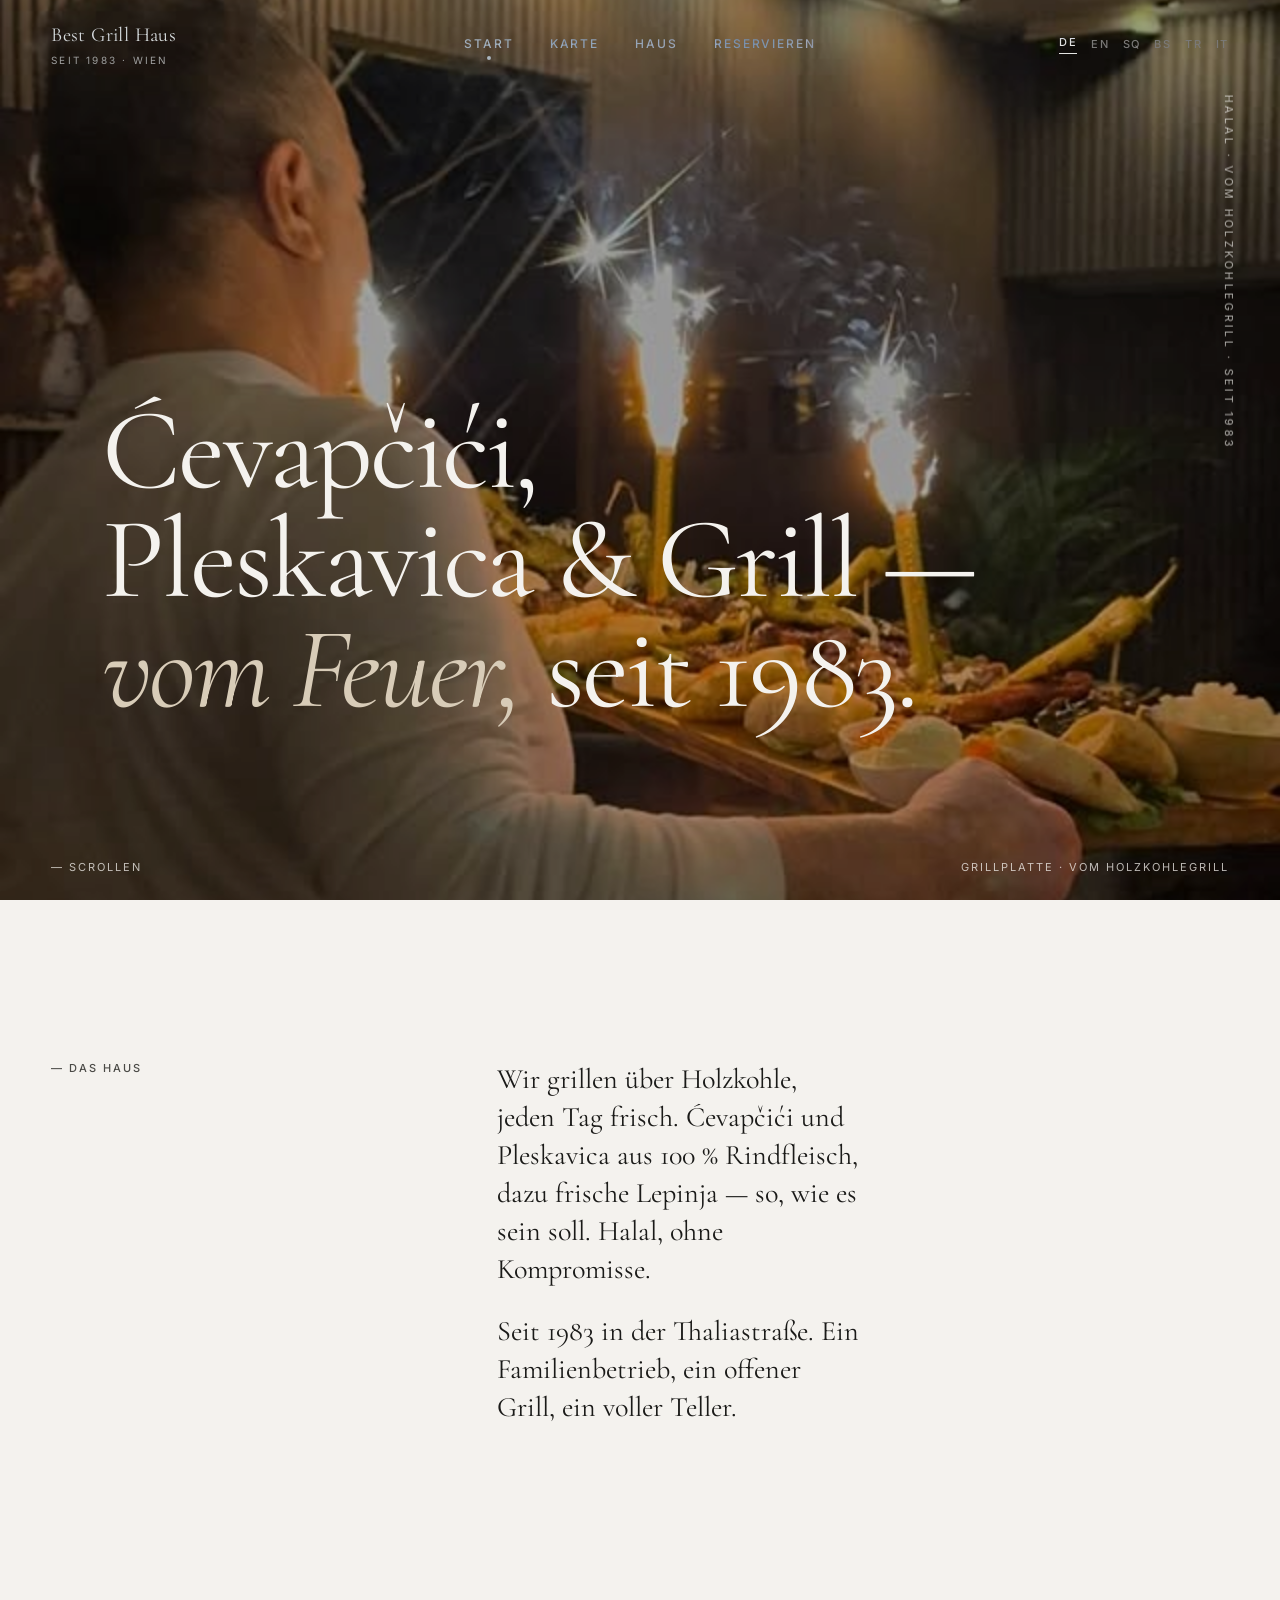
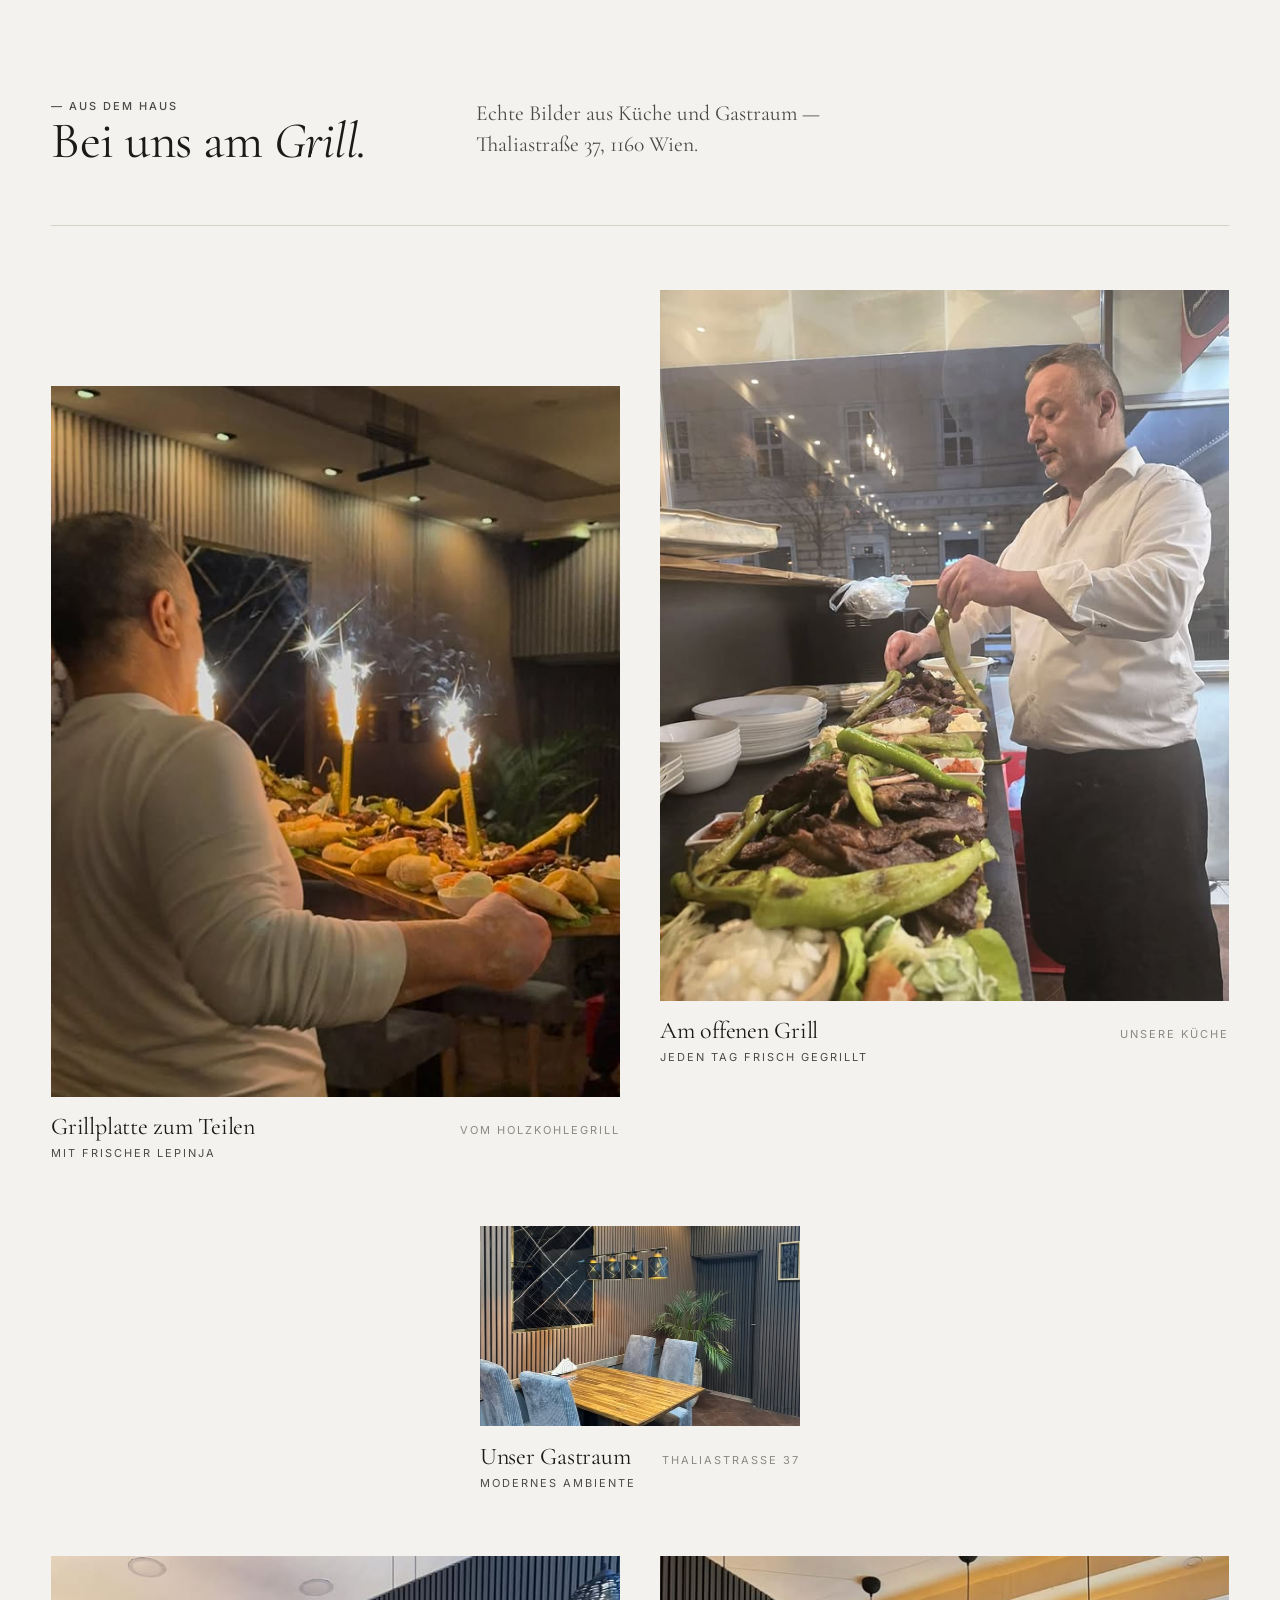
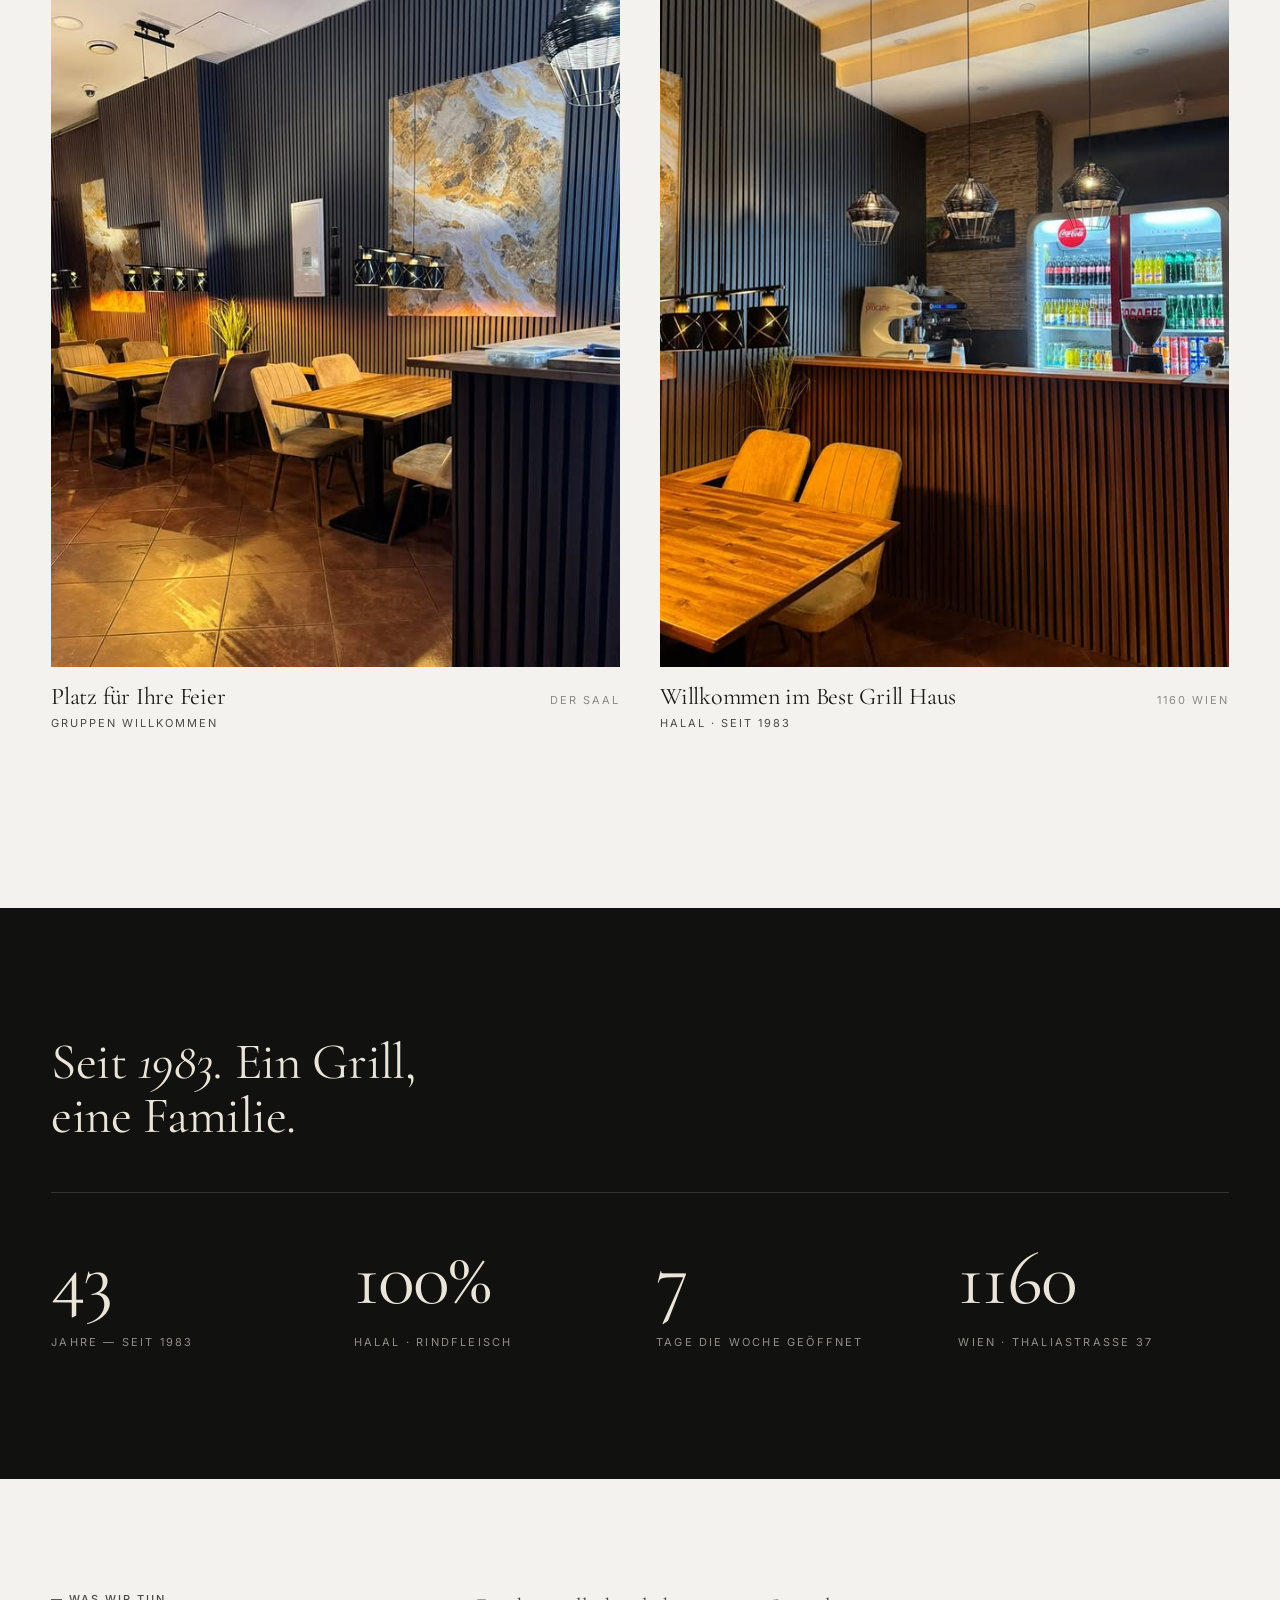
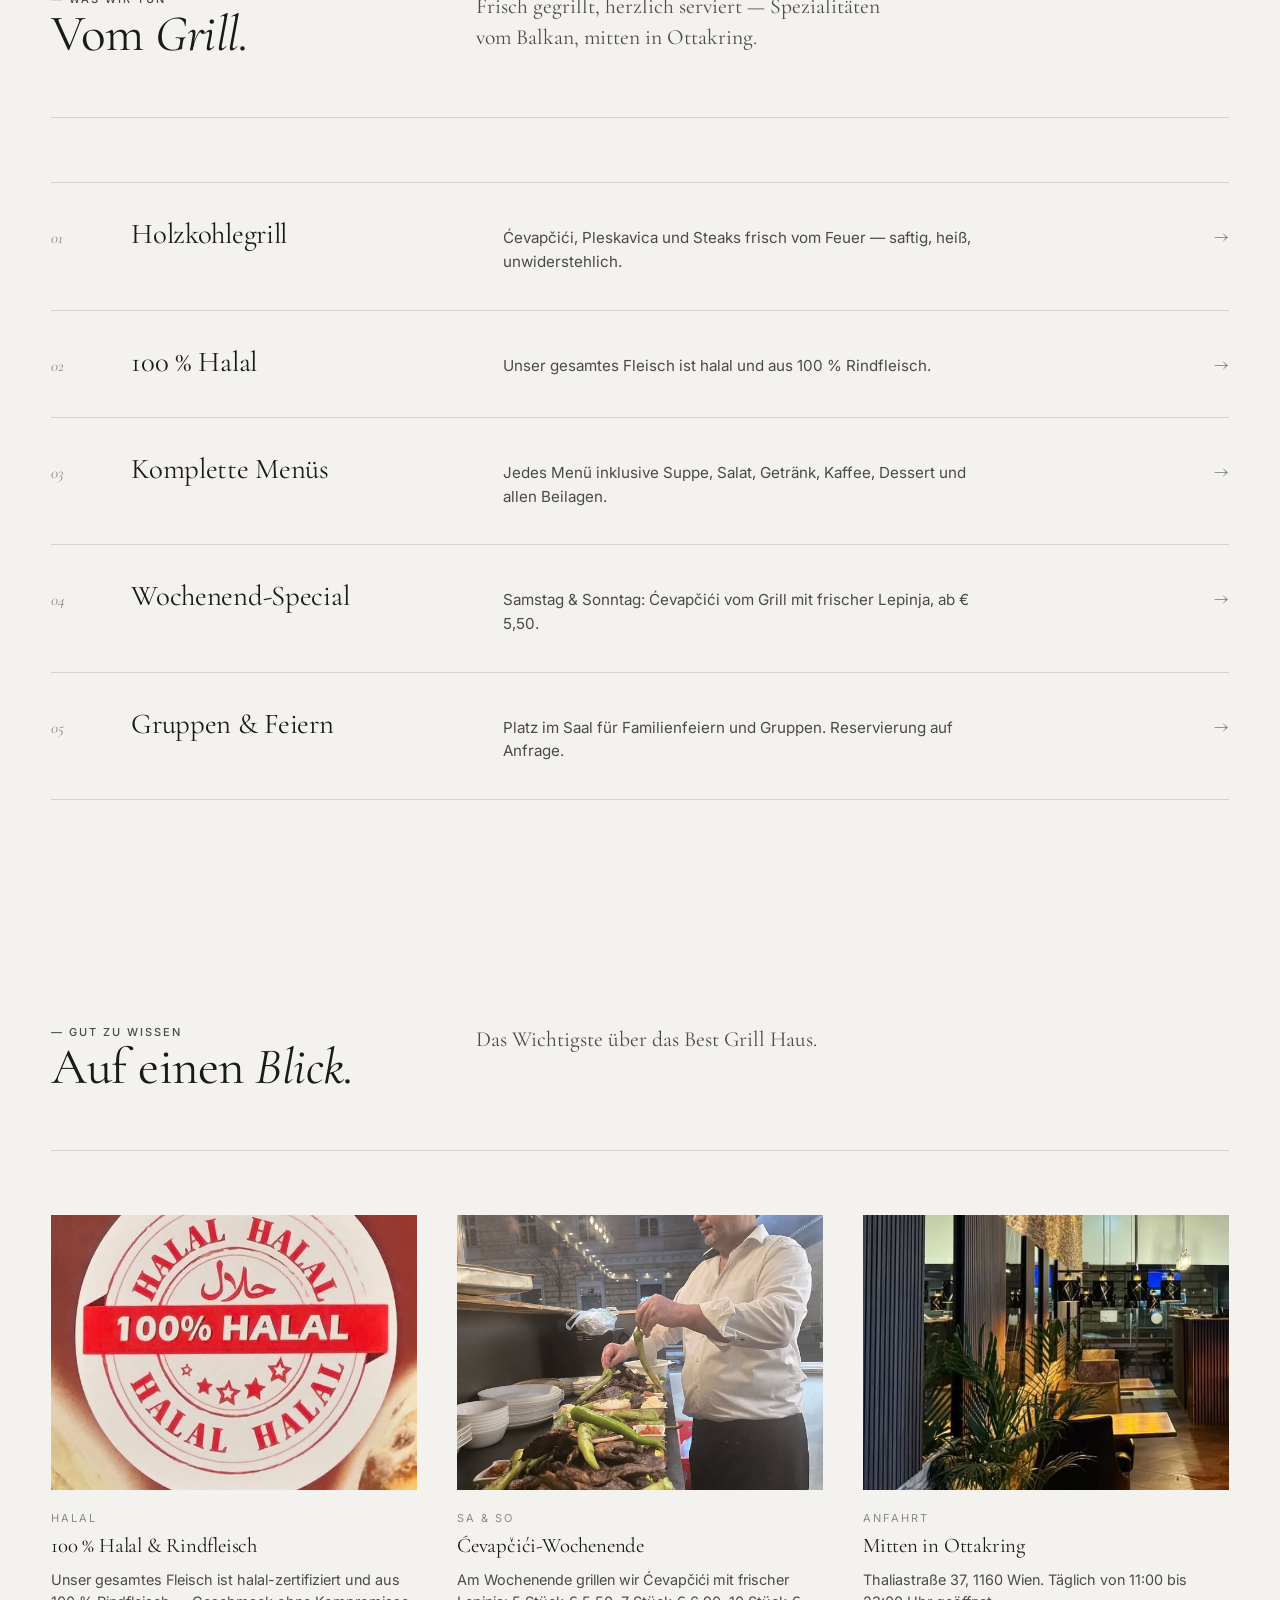
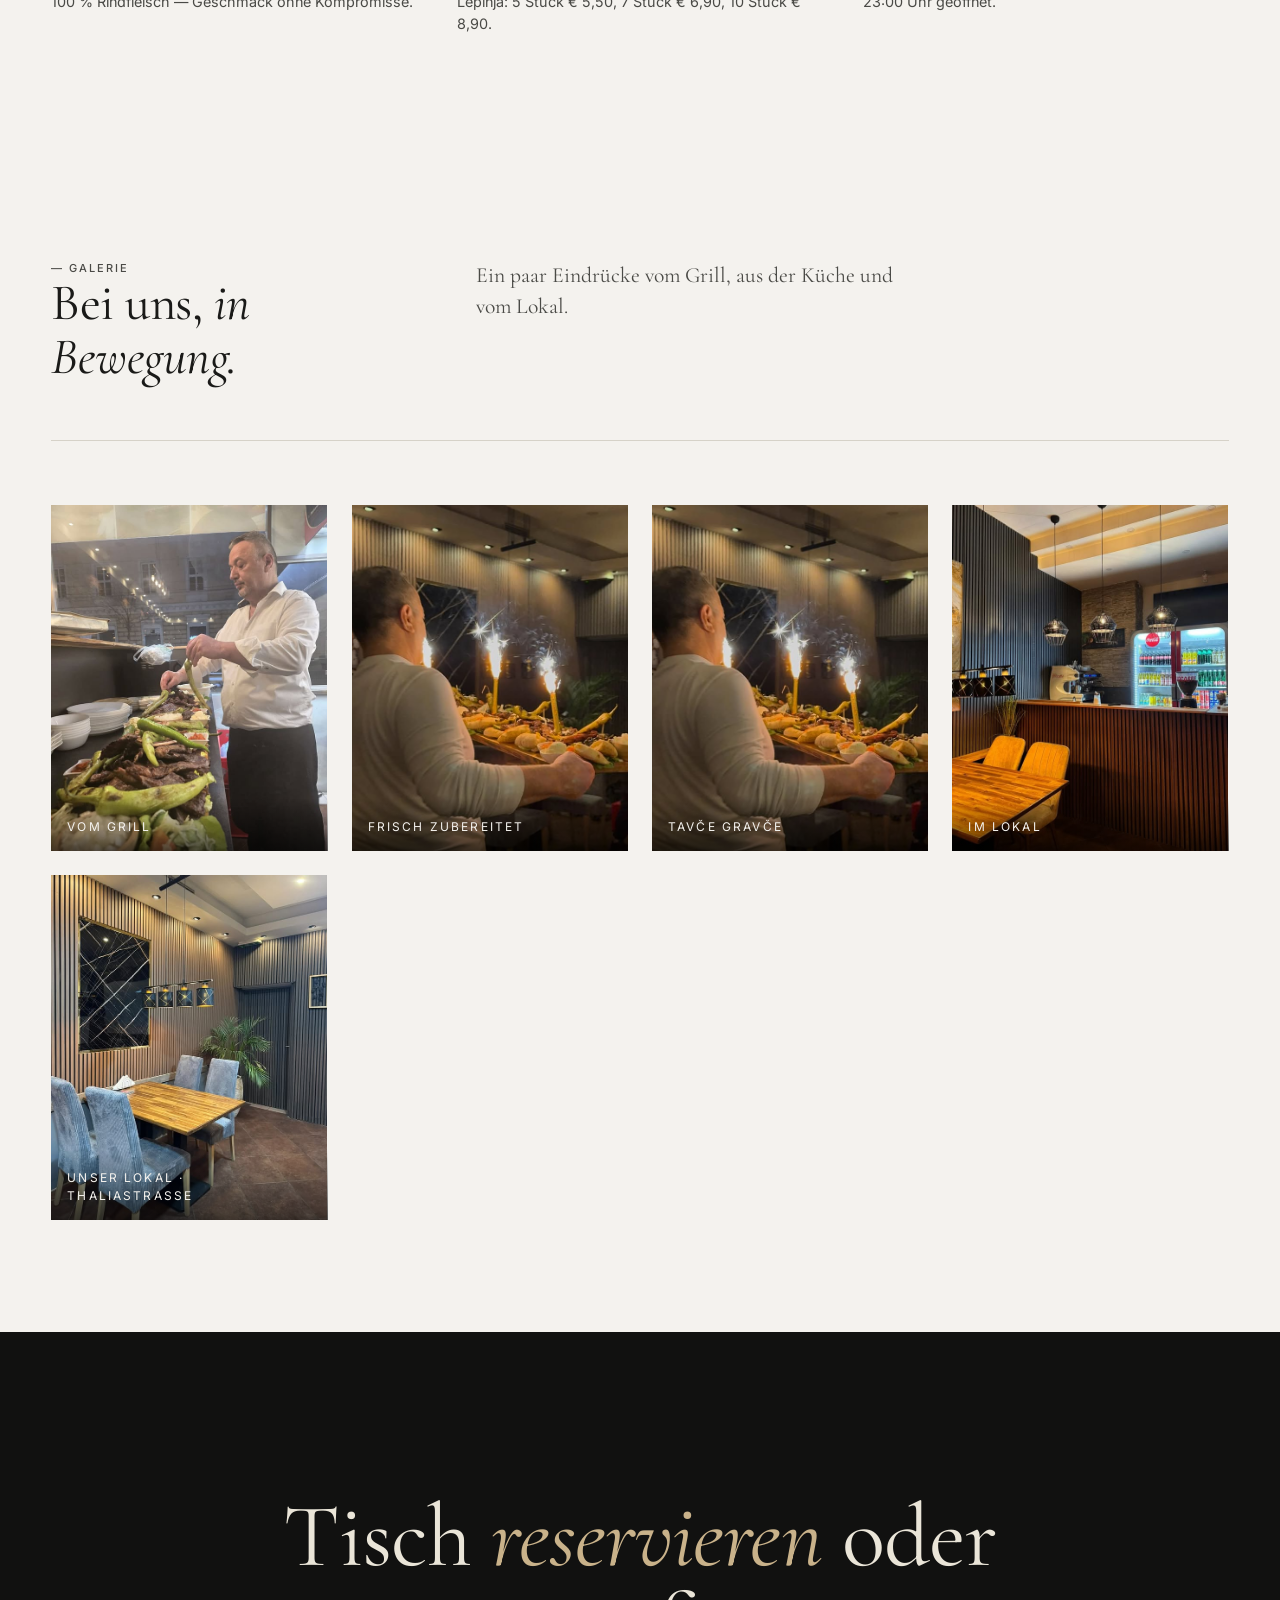
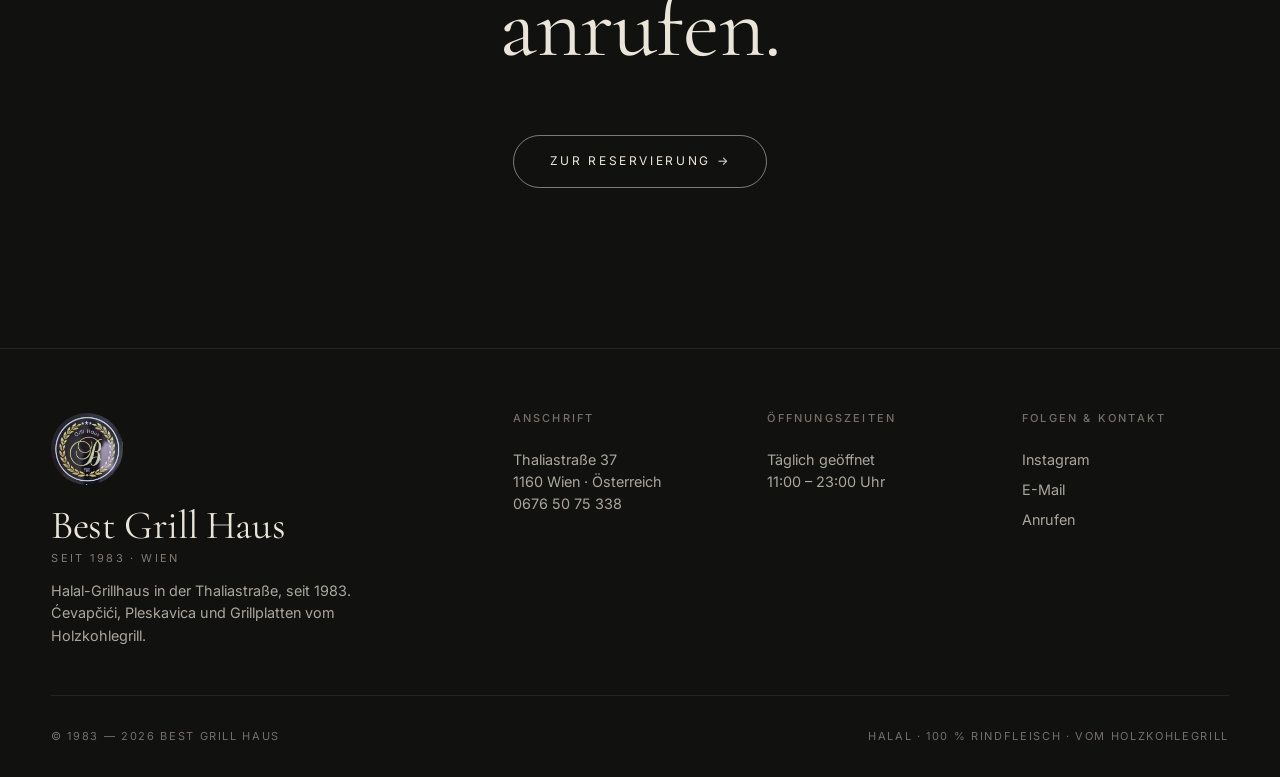
<file: index.html>
<!doctype html>
<html lang="de-AT">
<head>
<meta charset="utf-8">
<meta name="viewport" content="width=device-width, initial-scale=1">
<title>Best Grill Haus — Ćevapčići, Pleskavica & Grill · 1160 Wien</title>
<meta name="description" content="Best Grill Haus — familiengeführtes Halal-Grillhaus in der Thaliastraße 37, 1160 Wien, seit 1983. Ćevapčići, Pleskavica und Grillplatten vom Holzkohlegrill. Täglich 11–23 Uhr.">
<link rel="preconnect" href="https://fonts.googleapis.com">
<link rel="preconnect" href="https://fonts.gstatic.com" crossorigin>
<link href="https://fonts.googleapis.com/css2?family=Cormorant+Garamond:ital,wght@0,400;0,500;1,400;1,500&family=Inter:wght@300;400;500;600&display=swap" rel="stylesheet">
<link rel="stylesheet" href="css/style.css">
<link rel="icon" type="image/jpeg" href="img/logo.jpg">
</head>
<body data-page="home">

<header class="site-header">
  <a href="index.html" class="brand">
    Best Grill Haus
    <small data-i18n="brand.tagline">seit 1983 · Wien</small>
  </a>
  <nav class="nav">
    <a href="index.html" class="active"        data-i18n="nav.home">Start</a>
    <a href="karte.html"                        data-i18n="nav.karte">Karte</a>
    <a href="haus.html"                         data-i18n="nav.haus">Haus</a>
    <a href="reservierung.html"                 data-i18n="nav.reservieren">Reservieren</a>
  </nav>
  <div class="header-meta">
    <a class="lang-pill" data-lang="de" href="#">DE</a>
    <a class="lang-pill" data-lang="en" href="#">EN</a>
    <a class="lang-pill" data-lang="sq" href="#">SQ</a>
    <a class="lang-pill" data-lang="bs" href="#">BS</a>
    <a class="lang-pill" data-lang="tr" href="#">TR</a>
    <a class="lang-pill" data-lang="it" href="#">IT</a>
  </div>
</header>

<!-- HERO -->
<section class="hero">
  <video class="hero-media hero-video" autoplay muted loop playsinline poster="img/platter.jpg">
    <source src="img/hero.mp4" type="video/mp4">
  </video>
  <div class="hero-meta" data-i18n="home.hero_vol">Halal · vom Holzkohlegrill · seit 1983</div>
  <div class="hero-inner">
    <h1 class="serif" data-i18n="home.hero_title">Ćevapčići, Pleskavica & Grill —<br><em>vom Feuer,</em> seit 1983.</h1>
  </div>
  <div class="hero-footer">
    <span data-i18n="home.hero_scroll">— Scrollen</span>
    <span data-i18n="home.hero_dish">Grillplatte · vom Holzkohlegrill</span>
  </div>
</section>

<!-- MANIFESTO -->
<section class="manifesto">
  <div class="manifesto-grid">
    <div class="eyebrow" data-i18n="home.man_eye">— Das Haus</div>
    <div>
      <p class="reveal" data-i18n="home.man_p1">Wir grillen über Holzkohle, jeden Tag frisch. Ćevapčići und Pleskavica aus 100 % Rindfleisch, dazu frische Lepinja — so, wie es sein soll. Halal, ohne Kompromisse.</p>
      <p class="reveal" data-i18n="home.man_p2">Seit 1983 in der Thaliastraße. Ein Familienbetrieb, ein offener Grill, ein voller Teller.</p>
    </div>
  </div>
</section>

<!-- FEATURED DISHES -->
<section>
  <div class="section-head">
    <div>
      <div class="eyebrow" data-i18n="home.feat_eye">— Aus dem Haus</div>
      <h2 class="serif" data-i18n="home.feat_title">Bei uns am <em>Grill.</em></h2>
    </div>
    <p data-i18n="home.feat_desc">Echte Bilder aus Küche und Gastraum — Thaliastraße 37, 1160 Wien.</p>
  </div>

  <div class="featured">
    <div class="proj-row offset">
      <a class="proj-card reveal" href="karte.html">
        <div class="img-wrap"><div style="background-image:url('img/platter.jpg')"></div></div>
        <div class="meta"><h3 class="serif" data-i18n="home.d1_name">Grillplatte zum Teilen</h3><span class="loc" data-i18n="home.d1_loc">Vom Holzkohlegrill</span></div>
        <div class="tag" data-i18n="home.d1_note">Mit frischer Lepinja</div>
      </a>
      <a class="proj-card reveal" href="karte.html">
        <div class="img-wrap"><div style="background-image:url('img/grill.jpg')"></div></div>
        <div class="meta"><h3 class="serif" data-i18n="home.d2_name">Am offenen Grill</h3><span class="loc" data-i18n="home.d2_loc">Unsere Küche</span></div>
        <div class="tag" data-i18n="home.d2_note">Jeden Tag frisch gegrillt</div>
      </a>
    </div>

    <div class="proj-row single">
      <a class="proj-card wide reveal" href="haus.html">
        <div class="img-wrap"><div style="background-image:url('img/interior-1.jpg')"></div></div>
        <div class="meta"><h3 class="serif" data-i18n="home.d3_name">Unser Gastraum</h3><span class="loc" data-i18n="home.d3_loc">Thaliastraße 37</span></div>
        <div class="tag" data-i18n="home.d3_note">Modernes Ambiente</div>
      </a>
    </div>

    <div class="proj-row">
      <a class="proj-card reveal" href="haus.html">
        <div class="img-wrap"><div style="background-image:url('img/interior-2.jpg')"></div></div>
        <div class="meta"><h3 class="serif" data-i18n="home.d4_name">Platz für Ihre Feier</h3><span class="loc" data-i18n="home.d4_loc">Der Saal</span></div>
        <div class="tag" data-i18n="home.d4_note">Gruppen willkommen</div>
      </a>
      <a class="proj-card reveal" href="haus.html">
        <div class="img-wrap"><div style="background-image:url('img/interior-3.jpg')"></div></div>
        <div class="meta"><h3 class="serif" data-i18n="home.d5_name">Willkommen im Best Grill Haus</h3><span class="loc" data-i18n="home.d5_loc">1160 Wien</span></div>
        <div class="tag" data-i18n="home.d5_note">Halal · seit 1983</div>
      </a>
    </div>
  </div>
</section>

<!-- STATS -->
<section class="stats">
  <h2 class="serif reveal" data-i18n="home.stats_title">Seit <em>1983.</em> Ein Grill, eine Familie.</h2>
  <div class="stats-grid">
    <div class="stat reveal"><div class="n" data-i18n="home.s1_n">43</div><div class="l" data-i18n="home.s1_l">Jahre — seit 1983</div></div>
    <div class="stat reveal"><div class="n" data-i18n="home.s2_n">100%</div><div class="l" data-i18n="home.s2_l">Halal · Rindfleisch</div></div>
    <div class="stat reveal"><div class="n" data-i18n="home.s3_n">7</div><div class="l" data-i18n="home.s3_l">Tage die Woche geöffnet</div></div>
    <div class="stat reveal"><div class="n" data-i18n="home.s4_n">1160</div><div class="l" data-i18n="home.s4_l">Wien · Thaliastraße 37</div></div>
  </div>
</section>

<!-- PHILOSOPHY -->
<section>
  <div class="section-head">
    <div>
      <div class="eyebrow" data-i18n="home.phil_eye">— Was wir tun</div>
      <h2 class="serif" data-i18n="home.phil_title">Vom <em>Grill.</em></h2>
    </div>
    <p data-i18n="home.phil_desc">Frisch gegrillt, herzlich serviert — Spezialitäten vom Balkan, mitten in Ottakring.</p>
  </div>

  <div class="services-list">
    <a class="service-item reveal" href="karte.html">
      <span class="num">01</span>
      <h3 class="serif" data-i18n="home.v1_t">Holzkohlegrill</h3>
      <p data-i18n="home.v1_d">Ćevapčići, Pleskavica und Steaks frisch vom Feuer — saftig, heiß, unwiderstehlich.</p>
      <span class="arrow">→</span>
    </a>
    <a class="service-item reveal" href="karte.html">
      <span class="num">02</span>
      <h3 class="serif" data-i18n="home.v2_t">100 % Halal</h3>
      <p data-i18n="home.v2_d">Unser gesamtes Fleisch ist halal und aus 100 % Rindfleisch.</p>
      <span class="arrow">→</span>
    </a>
    <a class="service-item reveal" href="karte.html">
      <span class="num">03</span>
      <h3 class="serif" data-i18n="home.v3_t">Komplette Menüs</h3>
      <p data-i18n="home.v3_d">Jedes Menü inklusive Suppe, Salat, Getränk, Kaffee, Dessert und allen Beilagen.</p>
      <span class="arrow">→</span>
    </a>
    <a class="service-item reveal" href="karte.html">
      <span class="num">04</span>
      <h3 class="serif" data-i18n="home.v4_t">Wochenend-Special</h3>
      <p data-i18n="home.v4_d">Samstag & Sonntag: Ćevapčići vom Grill mit frischer Lepinja, ab € 5,50.</p>
      <span class="arrow">→</span>
    </a>
    <a class="service-item reveal" href="reservierung.html">
      <span class="num">05</span>
      <h3 class="serif" data-i18n="home.v5_t">Gruppen & Feiern</h3>
      <p data-i18n="home.v5_d">Platz im Saal für Familienfeiern und Gruppen. Reservierung auf Anfrage.</p>
      <span class="arrow">→</span>
    </a>
  </div>
</section>

<!-- PRESS / JOURNAL -->
<section>
  <div class="section-head">
    <div>
      <div class="eyebrow" data-i18n="home.press_eye">— Gut zu wissen</div>
      <h2 class="serif" data-i18n="home.press_title">Auf einen <em>Blick.</em></h2>
    </div>
    <p data-i18n="home.press_desc">Das Wichtigste über das Best Grill Haus.</p>
  </div>

  <div class="journal-grid">
    <a class="journal-card reveal" href="karte.html">
      <div class="img-wrap"><div style="background-image:url('img/halal.jpg')"></div></div>
      <div class="date" data-i18n="home.j1_date">Halal</div>
      <h3 class="serif" data-i18n="home.j1_t">100 % Halal & Rindfleisch</h3>
      <p data-i18n="home.j1_d">Unser gesamtes Fleisch ist halal-zertifiziert und aus 100 % Rindfleisch — Geschmack ohne Kompromisse.</p>
    </a>
    <a class="journal-card reveal" href="karte.html">
      <div class="img-wrap"><div style="background-image:url('img/grill.jpg')"></div></div>
      <div class="date" data-i18n="home.j2_date">Sa & So</div>
      <h3 class="serif" data-i18n="home.j2_t">Ćevapčići-Wochenende</h3>
      <p data-i18n="home.j2_d">Am Wochenende grillen wir Ćevapčići mit frischer Lepinja: 5 Stück € 5,50, 7 Stück € 6,90, 10 Stück € 8,90.</p>
    </a>
    <a class="journal-card reveal" href="reservierung.html">
      <div class="img-wrap"><div style="background-image:url('img/interior-4.jpg')"></div></div>
      <div class="date" data-i18n="home.j3_date">Anfahrt</div>
      <h3 class="serif" data-i18n="home.j3_t">Mitten in Ottakring</h3>
      <p data-i18n="home.j3_d">Thaliastraße 37, 1160 Wien. Täglich von 11:00 bis 23:00 Uhr geöffnet.</p>
    </a>
  </div>
</section>

<!-- GALLERY -->
<section>
  <div class="section-head">
    <div>
      <div class="eyebrow" data-i18n="home.gal_eye">— Galerie</div>
      <h2 class="serif" data-i18n="home.gal_title">Bei uns, <em>in Bewegung.</em></h2>
    </div>
    <p data-i18n="home.gal_desc">Ein paar Eindrücke vom Grill, aus der Küche und vom Lokal.</p>
  </div>

  <div class="video-gallery">
    <figure class="vid-card reveal">
      <video src="img/vid-grill.mp4" autoplay muted loop playsinline poster="img/grill.jpg"></video>
      <figcaption data-i18n="home.g1">Vom Grill</figcaption>
    </figure>
    <figure class="vid-card reveal">
      <video src="img/vid-food.mp4" autoplay muted loop playsinline poster="img/platter.jpg"></video>
      <figcaption data-i18n="home.g2">Frisch zubereitet</figcaption>
    </figure>
    <figure class="vid-card reveal">
      <video src="img/vid-tavce.mp4" autoplay muted loop playsinline poster="img/platter.jpg"></video>
      <figcaption data-i18n="home.g3">Tavče Gravče</figcaption>
    </figure>
    <figure class="vid-card reveal">
      <video src="img/vid-effect.mp4" autoplay muted loop playsinline poster="img/interior-3.jpg"></video>
      <figcaption data-i18n="home.g4">Im Lokal</figcaption>
    </figure>
    <figure class="vid-card reveal">
      <video src="img/vid-outside.mp4" autoplay muted loop playsinline poster="img/interior-1.jpg"></video>
      <figcaption data-i18n="home.g5">Unser Lokal · Thaliastraße</figcaption>
    </figure>
  </div>
</section>

<!-- CTA -->
<section class="cta">
  <h2 class="serif reveal" data-i18n="home.cta_title">Tisch <em>reservieren</em> oder anrufen.</h2>
  <a class="btn" href="reservierung.html" data-i18n="home.cta_btn">Zur Reservierung →</a>
</section>

<!-- FOOTER -->
<footer class="site-footer">
  <div class="footer-grid">
    <div>
      <img src="img/logo.jpg" alt="Best Grill Haus" class="footer-logo">
      <div class="footer-brand serif">Best Grill Haus<small data-i18n="brand.tagline">seit 1983 · Wien</small></div>
      <p style="max-width:36ch; font-size:.9rem;" data-i18n="footer.about">Halal-Grillhaus in der Thaliastraße, seit 1983. Ćevapčići, Pleskavica und Grillplatten vom Holzkohlegrill.</p>
    </div>
    <div>
      <h4 data-i18n="footer.address_l">Anschrift</h4>
      <a data-i18n="footer.address_v">Thaliastraße 37<br>1160 Wien · Österreich<br>0676 50 75 338</a>
    </div>
    <div>
      <h4 data-i18n="footer.hours_l">Öffnungszeiten</h4>
      <a data-i18n="footer.hours_v">Täglich geöffnet<br>11:00 – 23:00 Uhr</a>
    </div>
    <div>
      <h4 data-i18n="footer.social_l">Folgen & Kontakt</h4>
      <a href="https://instagram.com/bestgrillhaus" target="_blank" rel="noopener" data-i18n="footer.instagram">Instagram</a>
      <a href="mailto:info@bestgrillhaus.at" data-i18n="footer.email_lbl">E-Mail</a>
      <a href="tel:+436765075338" data-i18n="footer.phone_lbl">Anrufen</a>
    </div>
  </div>
  <div class="footer-bottom">
    <span data-i18n="footer.copy">© 1983 — 2026 Best Grill Haus GmbH</span>
    <span data-i18n="footer.credits">Halal · 100 % Rindfleisch · vom Holzkohlegrill</span>
  </div>
</footer>

<script src="js/translations.js"></script>
<script src="js/main.js"></script>
</body>
</html>
</file>
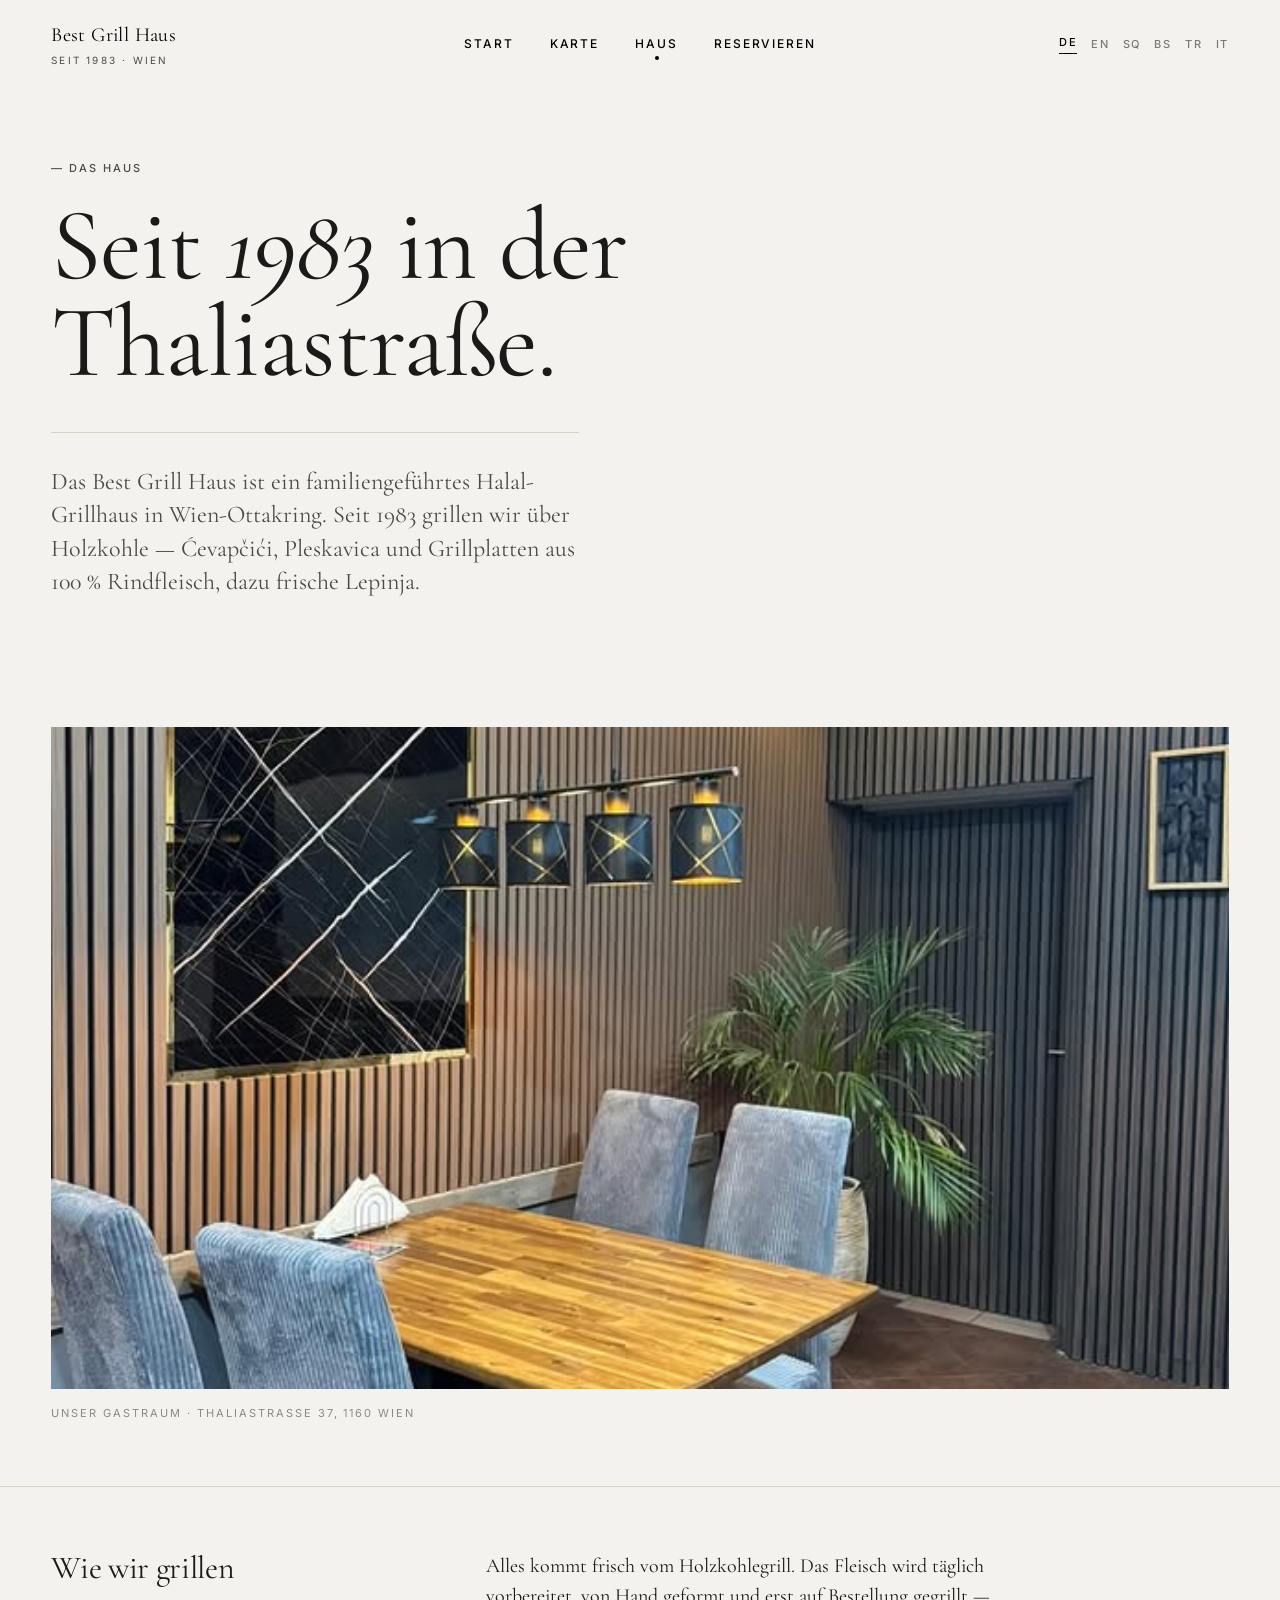
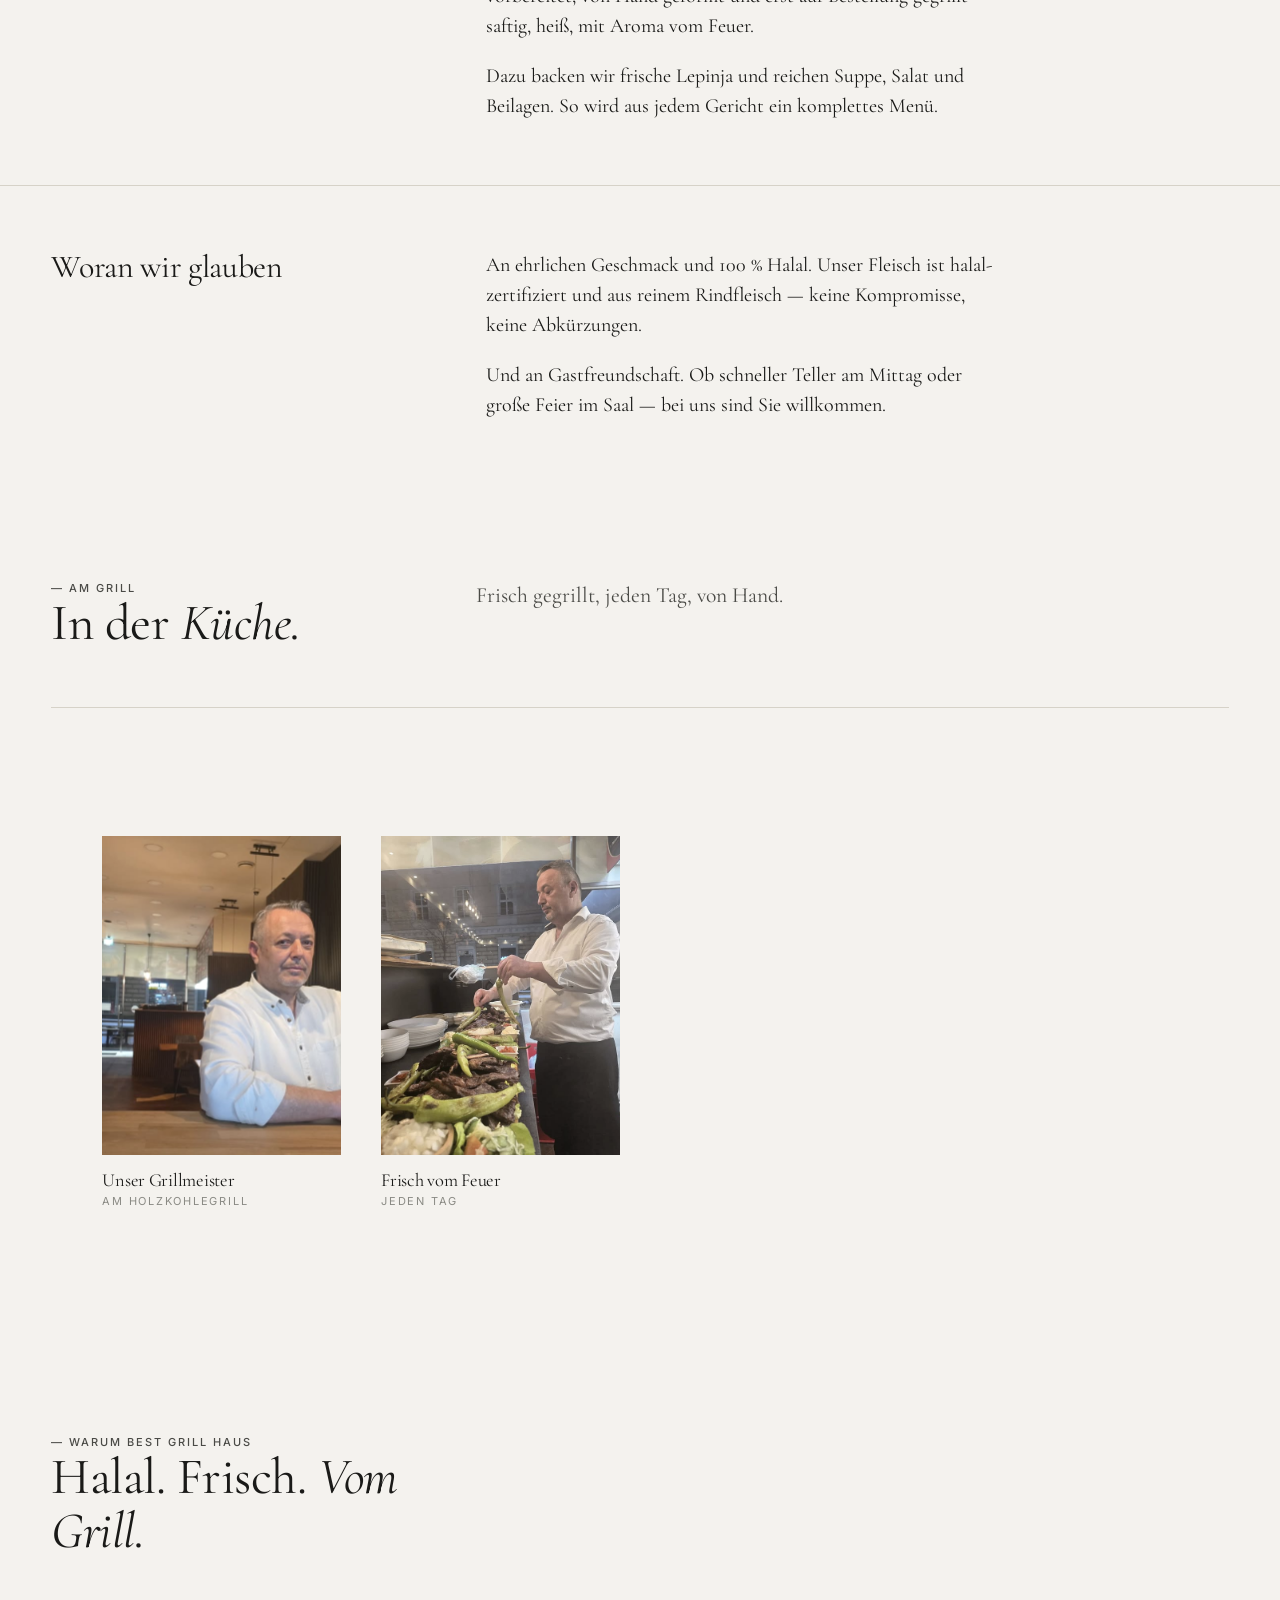
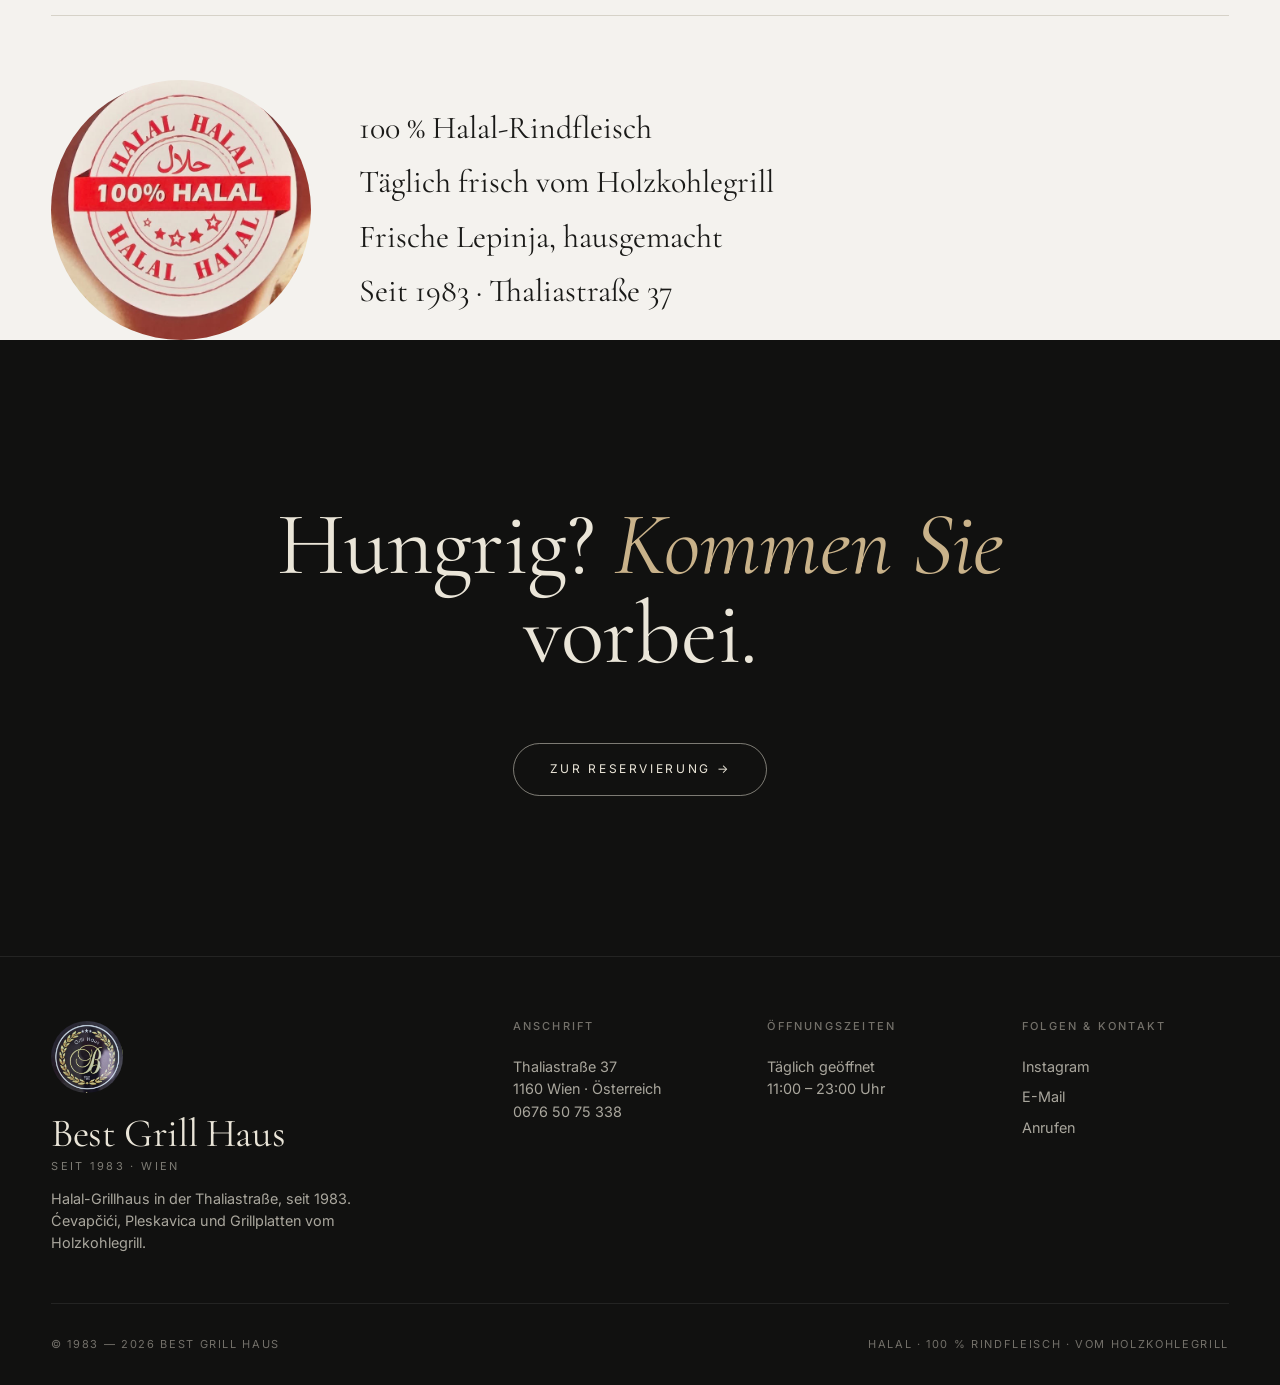
<file: haus.html>
<!doctype html>
<html lang="de-AT">
<head>
<meta charset="utf-8">
<meta name="viewport" content="width=device-width, initial-scale=1">
<title>Das Haus — Best Grill Haus Wien</title>
<meta name="description" content="Best Grill Haus — familiengeführtes Halal-Grillhaus in der Thaliastraße 37, 1160 Wien, seit 1983. Frisch vom Holzkohlegrill, 100 % Rindfleisch.">
<link rel="preconnect" href="https://fonts.googleapis.com">
<link rel="preconnect" href="https://fonts.gstatic.com" crossorigin>
<link href="https://fonts.googleapis.com/css2?family=Cormorant+Garamond:ital,wght@0,400;0,500;1,400;1,500&family=Inter:wght@300;400;500;600&display=swap" rel="stylesheet">
<link rel="stylesheet" href="css/style.css">
<link rel="icon" type="image/jpeg" href="img/logo.jpg">
</head>
<body data-page="haus">

<header class="site-header">
  <a href="index.html" class="brand">
    Best Grill Haus
    <small data-i18n="brand.tagline">seit 1983 · Wien</small>
  </a>
  <nav class="nav">
    <a href="index.html"        data-i18n="nav.home">Start</a>
    <a href="karte.html"        data-i18n="nav.karte">Karte</a>
    <a href="haus.html" class="active" data-i18n="nav.haus">Haus</a>
    <a href="reservierung.html" data-i18n="nav.reservieren">Reservieren</a>
  </nav>
  <div class="header-meta">
    <a class="lang-pill" data-lang="de" href="#">DE</a>
    <a class="lang-pill" data-lang="en" href="#">EN</a>
    <a class="lang-pill" data-lang="sq" href="#">SQ</a>
    <a class="lang-pill" data-lang="bs" href="#">BS</a>
    <a class="lang-pill" data-lang="tr" href="#">TR</a>
    <a class="lang-pill" data-lang="it" href="#">IT</a>
  </div>
</header>

<section class="page-hero">
  <div class="eyebrow" data-i18n="haus.page_eye">— Das Haus</div>
  <h1 class="serif" data-i18n="haus.page_title">Seit <em>1983</em> in der Thaliastraße.</h1>
  <p class="lede" data-i18n="haus.page_lede">Das Best Grill Haus ist ein familiengeführtes Halal-Grillhaus in Wien-Ottakring. Seit 1983 grillen wir über Holzkohle — Ćevapčići, Pleskavica und Grillplatten aus 100 % Rindfleisch, dazu frische Lepinja.</p>
</section>

<figure style="max-width:1440px; margin: 4rem auto; padding: 0 var(--pad-x);">
  <div style="aspect-ratio: 16 / 9; background-size:cover; background-position:center; background-image:url('img/interior-1.jpg');"></div>
  <figcaption style="font-size:11px; letter-spacing:0.18em; text-transform:uppercase; color:var(--mute); margin-top:1rem;" data-i18n="haus.cap1">Unser Gastraum · Thaliastraße 37, 1160 Wien</figcaption>
</figure>

<div class="studio-block">
  <h2 class="serif" data-i18n="haus.b1_t">Wie wir grillen</h2>
  <div>
    <p class="reveal" data-i18n="haus.b1_p1">Alles kommt frisch vom Holzkohlegrill. Das Fleisch wird täglich vorbereitet, von Hand geformt und erst auf Bestellung gegrillt — saftig, heiß, mit Aroma vom Feuer.</p>
    <p class="reveal" data-i18n="haus.b1_p2">Dazu backen wir frische Lepinja und reichen Suppe, Salat und Beilagen. So wird aus jedem Gericht ein komplettes Menü.</p>
  </div>
</div>

<div class="studio-block">
  <h2 class="serif" data-i18n="haus.b2_t">Woran wir glauben</h2>
  <div>
    <p class="reveal" data-i18n="haus.b2_p1">An ehrlichen Geschmack und 100 % Halal. Unser Fleisch ist halal-zertifiziert und aus reinem Rindfleisch — keine Kompromisse, keine Abkürzungen.</p>
    <p class="reveal" data-i18n="haus.b2_p2">Und an Gastfreundschaft. Ob schneller Teller am Mittag oder große Feier im Saal — bei uns sind Sie willkommen.</p>
  </div>
</div>

<section style="padding: 6rem var(--pad-x);">
  <div class="section-head">
    <div>
      <div class="eyebrow" data-i18n="haus.team_eye">— Am Grill</div>
      <h2 class="serif" data-i18n="haus.team_title">In der <em>Küche.</em></h2>
    </div>
    <p data-i18n="haus.team_desc">Frisch gegrillt, jeden Tag, von Hand.</p>
  </div>

  <div class="team-grid" data-team-mount></div>
</section>

<section style="padding: 4rem var(--pad-x) 0;">
  <div class="section-head">
    <div>
      <div class="eyebrow" data-i18n="haus.why_eye">— Warum Best Grill Haus</div>
      <h2 class="serif" data-i18n="haus.why_title">Halal. Frisch. <em>Vom Grill.</em></h2>
    </div>
  </div>

  <div style="display:grid; grid-template-columns:minmax(180px,260px) 1fr; gap:3rem; max-width:1440px; margin:0 auto; align-items:center;">
    <div style="aspect-ratio:1/1; border-radius:50%; background-size:cover; background-position:center; background-image:url('img/halal.jpg');"></div>
    <ul style="list-style:none; padding:0; margin:0; font-family:var(--f-serif); font-size:clamp(1.3rem,2.6vw,2rem); line-height:1.7;">
      <li data-i18n="haus.why_1">100 % Halal-Rindfleisch</li>
      <li data-i18n="haus.why_2">Täglich frisch vom Holzkohlegrill</li>
      <li data-i18n="haus.why_3">Frische Lepinja, hausgemacht</li>
      <li data-i18n="haus.why_4">Seit 1983 · Thaliastraße 37</li>
    </ul>
  </div>
</section>

<section class="cta">
  <h2 class="serif reveal" data-i18n="haus.cta_title">Hungrig? <em>Kommen Sie</em> vorbei.</h2>
  <a class="btn" href="reservierung.html" data-i18n="haus.cta_btn">Zur Reservierung →</a>
</section>

<footer class="site-footer">
  <div class="footer-grid">
    <div>
      <img src="img/logo.jpg" alt="Best Grill Haus" class="footer-logo">
      <div class="footer-brand serif">Best Grill Haus<small data-i18n="brand.tagline">seit 1983 · Wien</small></div>
      <p style="max-width:36ch; font-size:.9rem;" data-i18n="footer.about">Halal-Grillhaus in der Thaliastraße, seit 1983. Ćevapčići, Pleskavica und Grillplatten vom Holzkohlegrill.</p>
    </div>
    <div>
      <h4 data-i18n="footer.address_l">Anschrift</h4>
      <a data-i18n="footer.address_v">Thaliastraße 37<br>1160 Wien · Österreich<br>0676 50 75 338</a>
    </div>
    <div>
      <h4 data-i18n="footer.hours_l">Öffnungszeiten</h4>
      <a data-i18n="footer.hours_v">Täglich geöffnet<br>11:00 – 23:00 Uhr</a>
    </div>
    <div>
      <h4 data-i18n="footer.social_l">Folgen & Kontakt</h4>
      <a href="https://instagram.com/bestgrillhaus" target="_blank" rel="noopener" data-i18n="footer.instagram">Instagram</a>
      <a href="mailto:info@bestgrillhaus.at" data-i18n="footer.email_lbl">E-Mail</a>
      <a href="tel:+436765075338" data-i18n="footer.phone_lbl">Anrufen</a>
    </div>
  </div>
  <div class="footer-bottom">
    <span data-i18n="footer.copy">© 1983 — 2026 Best Grill Haus GmbH</span>
    <span data-i18n="footer.credits">Halal · 100 % Rindfleisch · vom Holzkohlegrill</span>
  </div>
</footer>

<script src="js/translations.js"></script>
<script src="js/main.js"></script>
</body>
</html>
</file>
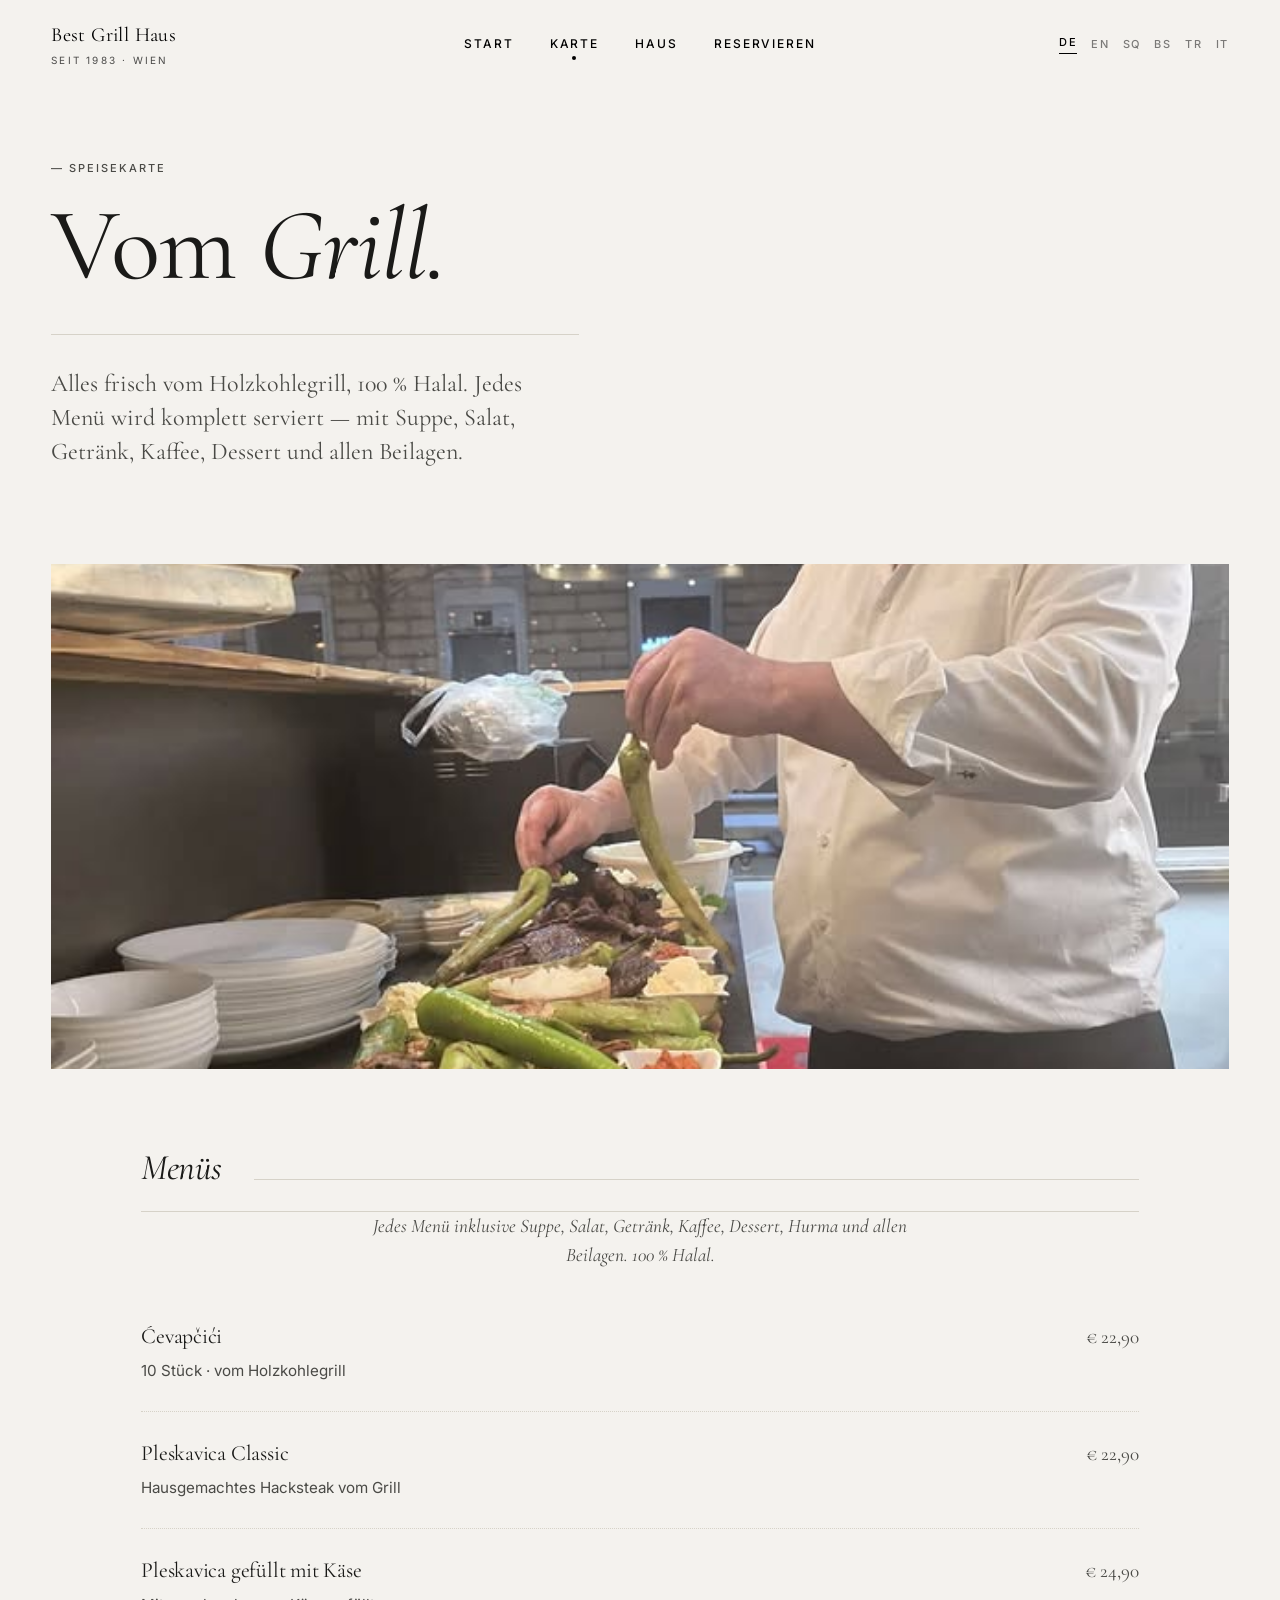
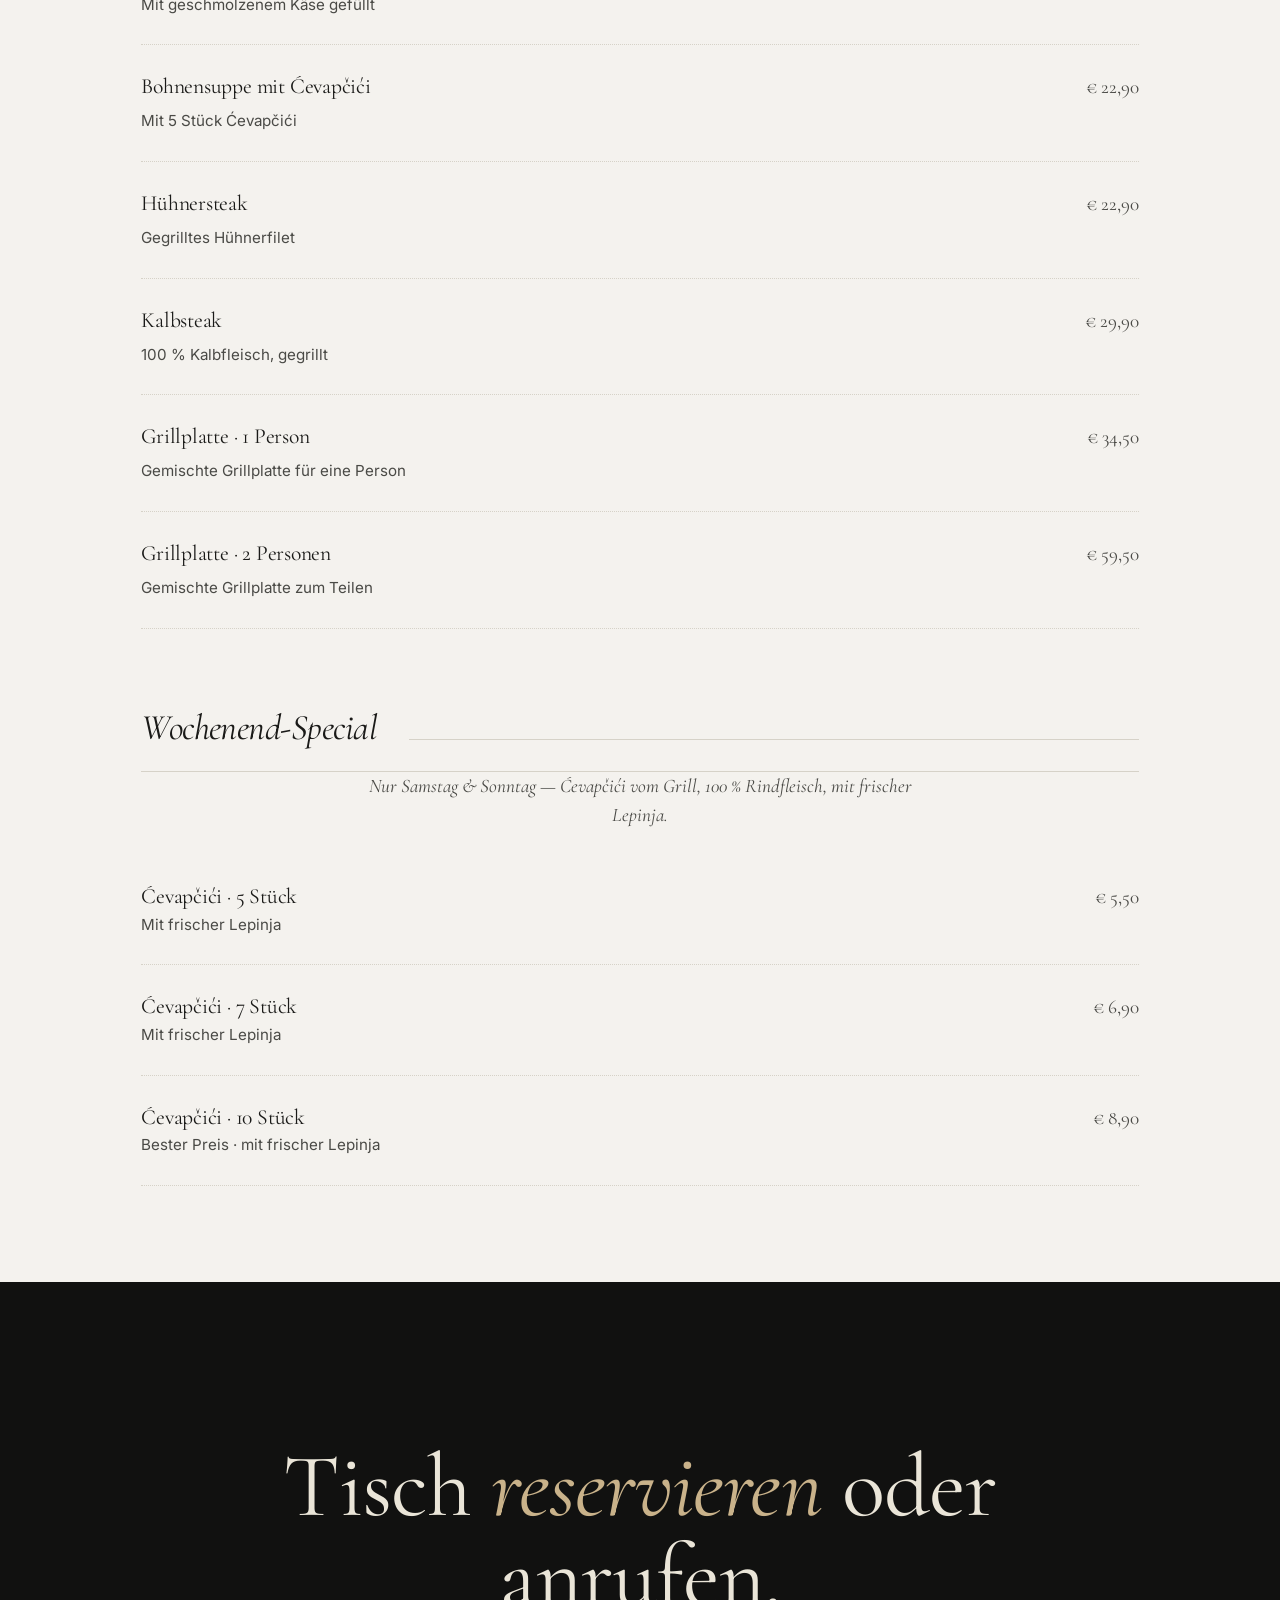
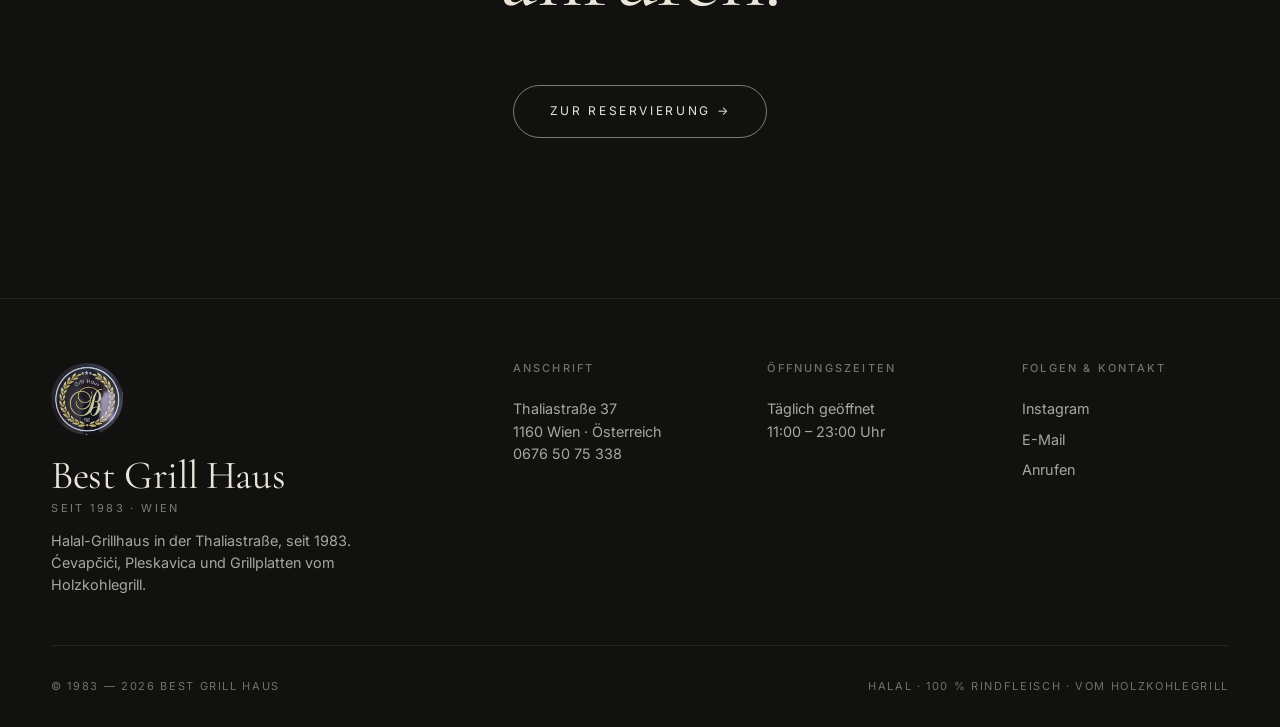
<file: karte.html>
<!doctype html>
<html lang="de-AT">
<head>
<meta charset="utf-8">
<meta name="viewport" content="width=device-width, initial-scale=1">
<title>Karte — Best Grill Haus Wien · Halal vom Grill</title>
<meta name="description" content="Die Karte des Best Grill Haus: Ćevapčići, Pleskavica, Grillplatten, Hühner- und Kalbsteak — 100 % Halal vom Holzkohlegrill. Wochenend-Special. Thaliastraße 37, 1160 Wien.">
<link rel="preconnect" href="https://fonts.googleapis.com">
<link rel="preconnect" href="https://fonts.gstatic.com" crossorigin>
<link href="https://fonts.googleapis.com/css2?family=Cormorant+Garamond:ital,wght@0,400;0,500;1,400;1,500&family=Inter:wght@300;400;500;600&display=swap" rel="stylesheet">
<link rel="stylesheet" href="css/style.css">
<link rel="icon" type="image/jpeg" href="img/logo.jpg">
</head>
<body data-page="karte">

<header class="site-header">
  <a href="index.html" class="brand">
    Best Grill Haus
    <small data-i18n="brand.tagline">seit 1983 · Wien</small>
  </a>
  <nav class="nav">
    <a href="index.html"        data-i18n="nav.home">Start</a>
    <a href="karte.html" class="active" data-i18n="nav.karte">Karte</a>
    <a href="haus.html"         data-i18n="nav.haus">Haus</a>
    <a href="reservierung.html" data-i18n="nav.reservieren">Reservieren</a>
  </nav>
  <div class="header-meta">
    <a class="lang-pill" data-lang="de" href="#">DE</a>
    <a class="lang-pill" data-lang="en" href="#">EN</a>
    <a class="lang-pill" data-lang="sq" href="#">SQ</a>
    <a class="lang-pill" data-lang="bs" href="#">BS</a>
    <a class="lang-pill" data-lang="tr" href="#">TR</a>
    <a class="lang-pill" data-lang="it" href="#">IT</a>
  </div>
</header>

<section class="page-hero">
  <div class="eyebrow" data-i18n="karte.page_eye">— Speisekarte</div>
  <h1 class="serif" data-i18n="karte.page_title">Herbst <em>&</em> Winter.</h1>
  <p class="lede" data-i18n="karte.page_lede">Die Karte wechselt vier Mal im Jahr. Was hier steht, kochen wir heute. Alle Gerichte können um Allergene bereinigt werden — bitte sagen Sie uns Bescheid.</p>
</section>

<figure style="max-width:1440px; margin: 2rem auto 3rem; padding: 0 var(--pad-x);">
  <div style="aspect-ratio: 21 / 9; background-size:cover; background-position:center; background-image:url('img/grill.jpg');"></div>
</figure>

<!-- Menu mount — rendered from translations dictionary -->
<div class="menu-wrap">
  <div data-menu-mount></div>
</div>

<!-- CTA -->
<section class="cta">
  <h2 class="serif reveal" data-i18n="home.cta_title">Einen <em>Tisch</em> reservieren.</h2>
  <a class="btn" href="reservierung.html" data-i18n="home.cta_btn">Zur Reservierung →</a>
</section>

<!-- FOOTER -->
<footer class="site-footer">
  <div class="footer-grid">
    <div>
      <img src="img/logo.jpg" alt="Best Grill Haus" class="footer-logo">
      <div class="footer-brand serif">Best Grill Haus<small data-i18n="brand.tagline">seit 1983 · Wien</small></div>
      <p style="max-width:36ch; font-size:.9rem;" data-i18n="footer.about">Halal-Grillhaus in der Thaliastraße, seit 1983. Ćevapčići, Pleskavica und Grillplatten vom Holzkohlegrill.</p>
    </div>
    <div>
      <h4 data-i18n="footer.address_l">Anschrift</h4>
      <a data-i18n="footer.address_v">Thaliastraße 37<br>1160 Wien · Österreich<br>0676 50 75 338</a>
    </div>
    <div>
      <h4 data-i18n="footer.hours_l">Öffnungszeiten</h4>
      <a data-i18n="footer.hours_v">Täglich geöffnet<br>11:00 – 23:00 Uhr</a>
    </div>
    <div>
      <h4 data-i18n="footer.social_l">Folgen & Kontakt</h4>
      <a href="https://instagram.com/bestgrillhaus" target="_blank" rel="noopener" data-i18n="footer.instagram">Instagram</a>
      <a href="mailto:info@bestgrillhaus.at" data-i18n="footer.email_lbl">E-Mail</a>
      <a href="tel:+436765075338" data-i18n="footer.phone_lbl">Anrufen</a>
    </div>
  </div>
  <div class="footer-bottom">
    <span data-i18n="footer.copy">© 1983 — 2026 Best Grill Haus GmbH</span>
    <span data-i18n="footer.credits">Halal · 100 % Rindfleisch · vom Holzkohlegrill</span>
  </div>
</footer>

<script src="js/translations.js"></script>
<script src="js/main.js"></script>
</body>
</html>
</file>
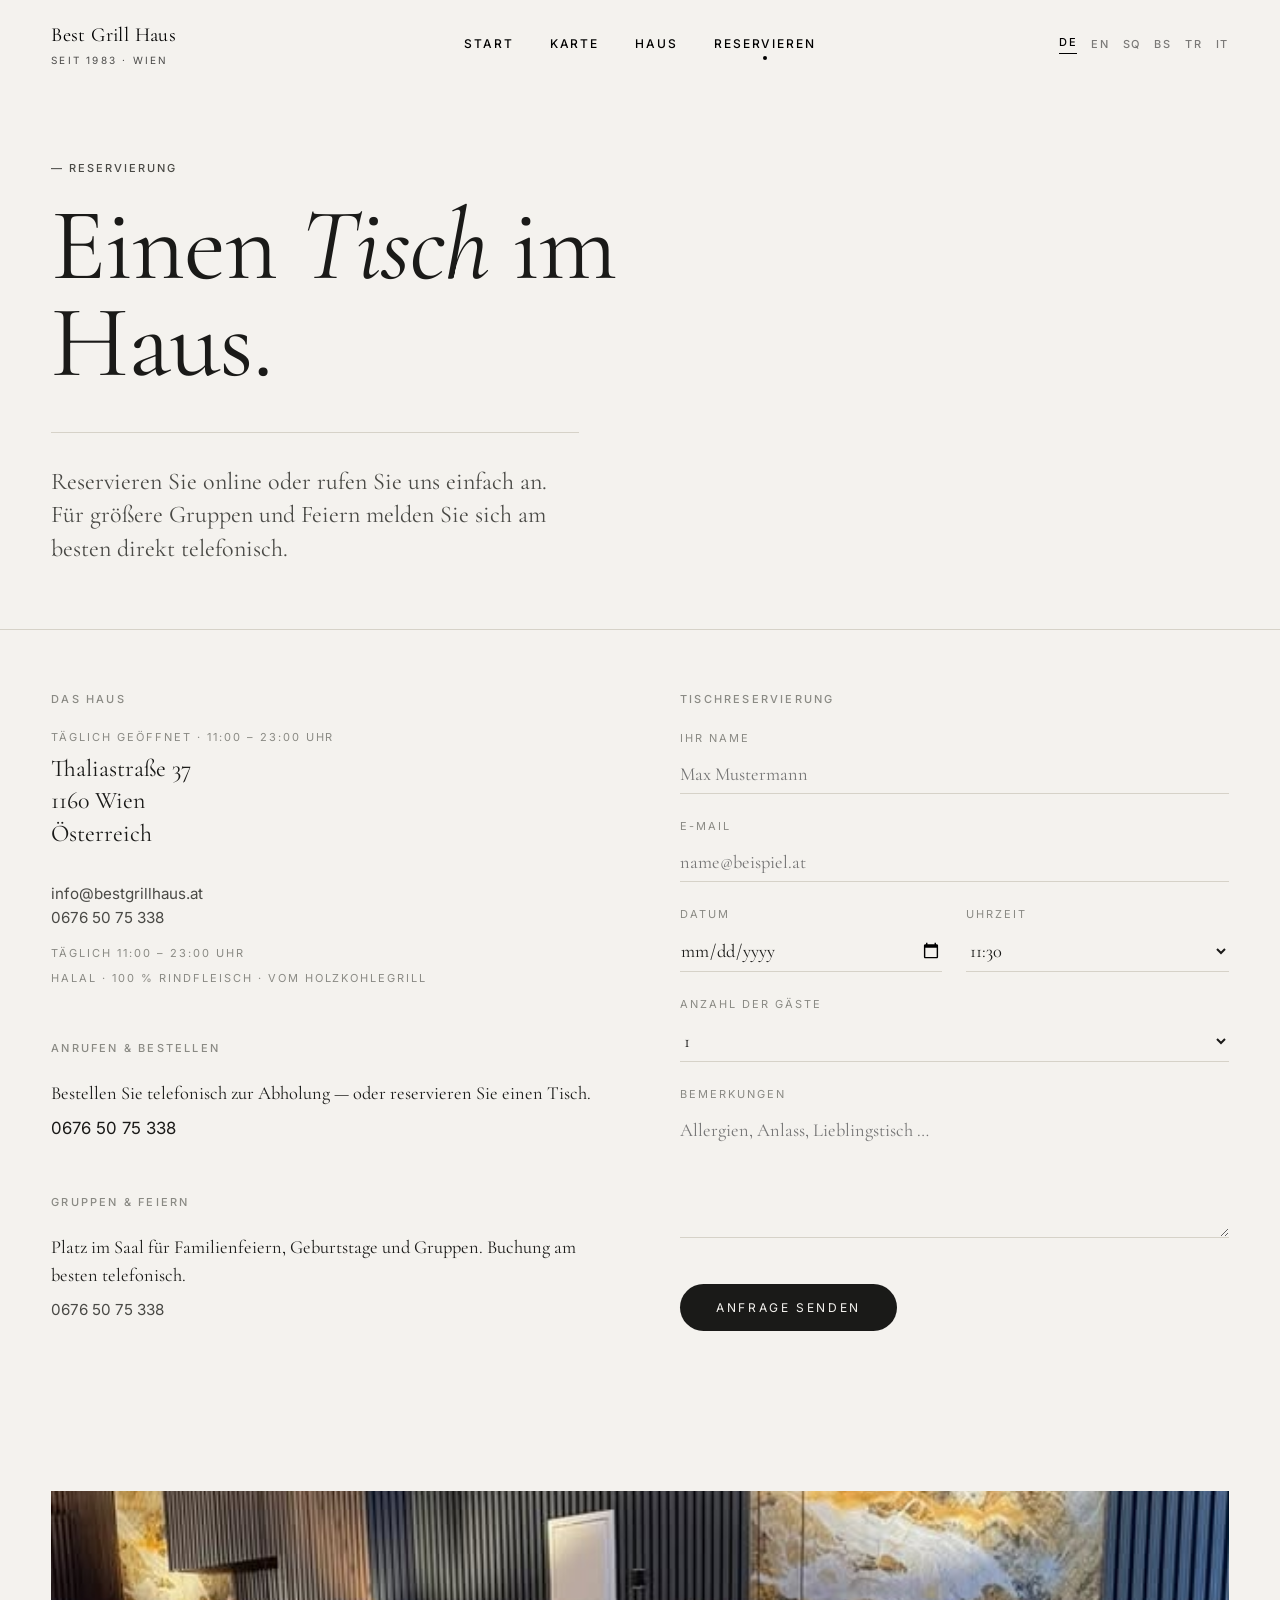
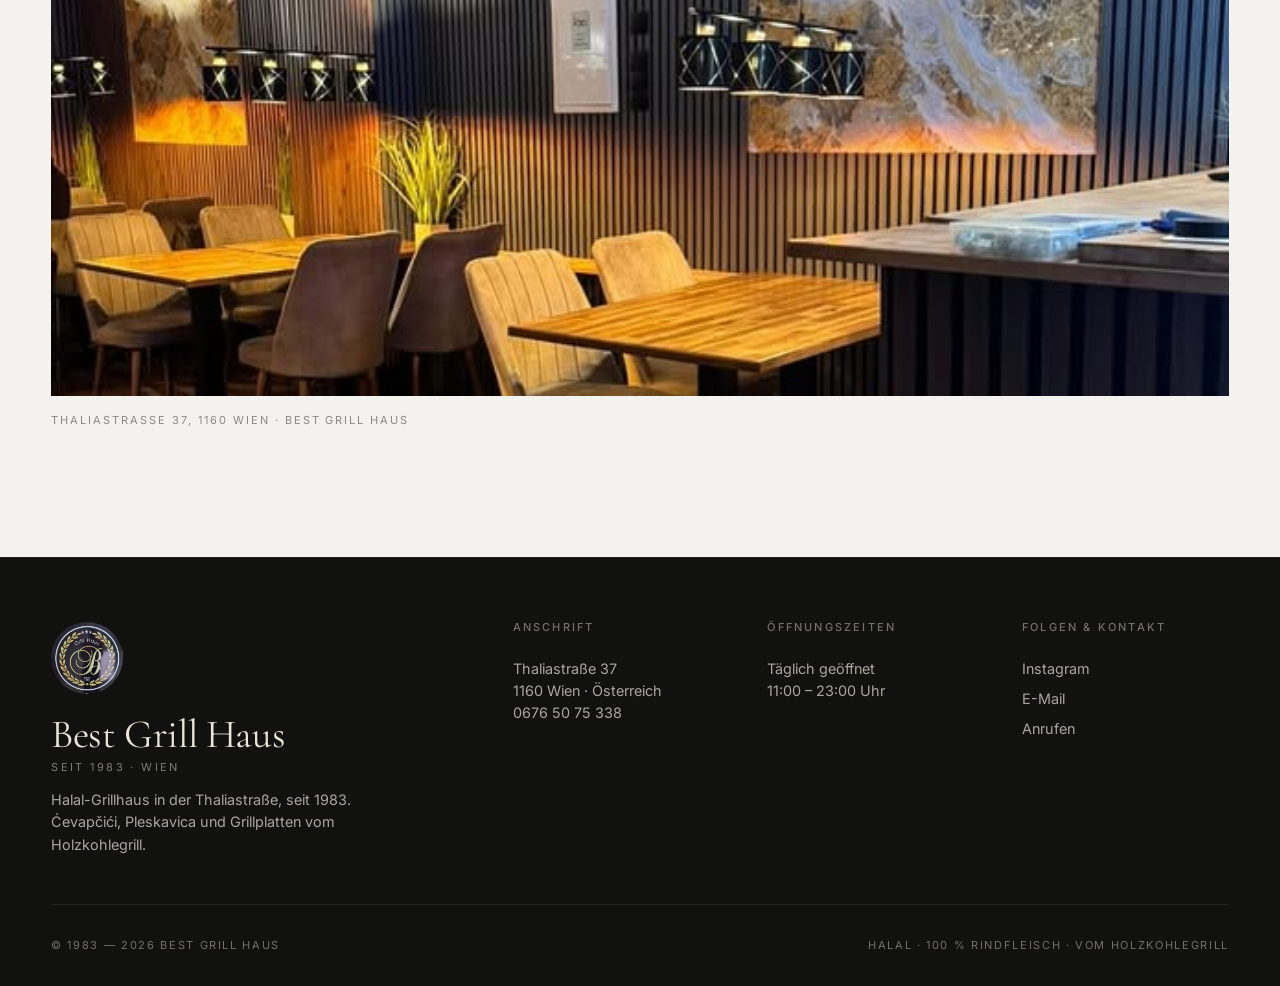
<file: reservierung.html>
<!doctype html>
<html lang="de-AT">
<head>
<meta charset="utf-8">
<meta name="viewport" content="width=device-width, initial-scale=1">
<title>Reservieren — Best Grill Haus Wien</title>
<meta name="description" content="Reservieren Sie einen Tisch im Best Grill Haus oder rufen Sie an: 0676 50 75 338. Täglich 11–23 Uhr. Thaliastraße 37, 1160 Wien.">
<link rel="preconnect" href="https://fonts.googleapis.com">
<link rel="preconnect" href="https://fonts.gstatic.com" crossorigin>
<link href="https://fonts.googleapis.com/css2?family=Cormorant+Garamond:ital,wght@0,400;0,500;1,400;1,500&family=Inter:wght@300;400;500;600&display=swap" rel="stylesheet">
<link rel="stylesheet" href="css/style.css">
<link rel="icon" type="image/jpeg" href="img/logo.jpg">
</head>
<body data-page="reservierung">

<header class="site-header">
  <a href="index.html" class="brand">
    Best Grill Haus
    <small data-i18n="brand.tagline">seit 1983 · Wien</small>
  </a>
  <nav class="nav">
    <a href="index.html"        data-i18n="nav.home">Start</a>
    <a href="karte.html"        data-i18n="nav.karte">Karte</a>
    <a href="haus.html"         data-i18n="nav.haus">Haus</a>
    <a href="reservierung.html" class="active" data-i18n="nav.reservieren">Reservieren</a>
  </nav>
  <div class="header-meta">
    <a class="lang-pill" data-lang="de" href="#">DE</a>
    <a class="lang-pill" data-lang="en" href="#">EN</a>
    <a class="lang-pill" data-lang="sq" href="#">SQ</a>
    <a class="lang-pill" data-lang="bs" href="#">BS</a>
    <a class="lang-pill" data-lang="tr" href="#">TR</a>
    <a class="lang-pill" data-lang="it" href="#">IT</a>
  </div>
</header>

<section class="page-hero">
  <div class="eyebrow" data-i18n="res.page_eye">— Reservierung</div>
  <h1 class="serif" data-i18n="res.page_title">Einen <em>Tisch</em> im Haus.</h1>
  <p class="lede" data-i18n="res.page_lede">Reservieren Sie online oder rufen Sie uns einfach an. Für größere Gruppen und Feiern melden Sie sich am besten direkt telefonisch.</p>
</section>

<div class="contact-grid">

  <div>
    <div class="contact-block" style="margin-bottom: 3.5rem;">
      <h3 data-i18n="res.hq_lbl">Das Haus</h3>
      <div class="office">
        <small data-i18n="res.hq_small">Täglich geöffnet · 11:00 – 23:00 Uhr</small>
        <span data-i18n="res.hq_addr">Thaliastraße 37<br>1160 Wien<br>Österreich</span>
      </div>
      <div style="font-size:.95rem; color:var(--ink-soft);">
        <div><a href="mailto:info@bestgrillhaus.at" data-i18n="res.hq_email">info@bestgrillhaus.at</a></div>
        <div><a href="tel:+436765075338" data-i18n="res.hq_phone">0676 50 75 338</a></div>
        <div style="margin-top:1rem; color:var(--mute); font-size:11px; letter-spacing:0.18em; text-transform:uppercase;" data-i18n="res.hq_hours">Täglich 11:00 – 23:00 Uhr</div>
        <div style="margin-top:.5rem; color:var(--mute); font-size:11px; letter-spacing:0.18em; text-transform:uppercase;" data-i18n="res.closed">Halal · 100 % Rindfleisch · vom Holzkohlegrill</div>
      </div>
    </div>

    <div class="contact-block" style="margin-bottom: 3.5rem;">
      <h3 data-i18n="res.call_lbl">Anrufen & Bestellen</h3>
      <div style="font-family:var(--f-serif); font-size:1.15rem;" data-i18n="res.call_tx">Bestellen Sie telefonisch zur Abholung — oder reservieren Sie einen Tisch.</div>
      <div style="font-size:1.05rem; margin-top:.5rem;"><a href="tel:+436765075338" data-i18n="res.call_ph">0676 50 75 338</a></div>
    </div>

    <div class="contact-block">
      <h3 data-i18n="res.group_lbl">Gruppen & Feiern</h3>
      <div style="font-family:var(--f-serif); font-size:1.15rem;" data-i18n="res.group_tx">Platz im Saal für Familienfeiern, Geburtstage und Gruppen. Buchung am besten telefonisch.</div>
      <div style="font-size:.95rem; color:var(--ink-soft); margin-top:.5rem;"><a href="tel:+436765075338" data-i18n="res.group_em">0676 50 75 338</a></div>
    </div>
  </div>

  <div>
    <div class="contact-block">
      <h3 data-i18n="res.form_heading">Tischreservierung</h3>
      <form class="contact" novalidate>
        <div>
          <label for="name"    data-i18n="res.f_name_l">Ihr Name</label>
          <input type="text" id="name" name="name" data-i18n="res.f_name_p" data-i18n-attr="placeholder" placeholder="Helena Reiter" required>
        </div>
        <div>
          <label for="email"   data-i18n="res.f_email_l">E-Mail</label>
          <input type="email" id="email" name="email" data-i18n="res.f_email_p" data-i18n-attr="placeholder" placeholder="helena@beispiel.at" required>
        </div>
        <div style="display:grid; grid-template-columns:1fr 1fr; gap:1.5rem;">
          <div>
            <label for="date"   data-i18n="res.f_date_l">Datum</label>
            <input type="date" id="date" name="date">
          </div>
          <div>
            <label for="time"   data-i18n="res.f_time_l">Uhrzeit</label>
            <select id="time" name="time">
              <option>11:30</option>
              <option>12:30</option>
              <option>13:30</option>
              <option>17:00</option>
              <option>18:00</option>
              <option>19:00</option>
              <option>20:00</option>
              <option>21:00</option>
              <option>22:00</option>
            </select>
          </div>
        </div>
        <div>
          <label for="guests" data-i18n="res.f_guests_l">Anzahl der Gäste</label>
          <select id="guests" name="guests">
            <option>1</option>
            <option>2</option>
            <option>3</option>
            <option>4</option>
            <option>5</option>
            <option>6+</option>
          </select>
        </div>
        <div>
          <label for="notes" data-i18n="res.f_notes_l">Bemerkungen</label>
          <textarea id="notes" name="notes" rows="5" data-i18n="res.f_notes_p" data-i18n-attr="placeholder" placeholder="Allergien, Anlass, Lieblingstisch …"></textarea>
        </div>
        <button type="submit" data-i18n="res.f_submit">Anfrage senden</button>
      </form>
    </div>
  </div>

</div>

<figure style="max-width:1440px; margin: 2rem auto 8rem; padding: 0 var(--pad-x);">
  <div style="aspect-ratio: 21 / 9; background-size:cover; background-position:center; background-image:url('img/interior-2.jpg');"></div>
  <figcaption style="font-size:11px; letter-spacing:0.18em; text-transform:uppercase; color:var(--mute); margin-top:1rem;" data-i18n="res.map_cap">Thaliastraße 37, 1160 Wien · Best Grill Haus</figcaption>
</figure>

<footer class="site-footer">
  <div class="footer-grid">
    <div>
      <img src="img/logo.jpg" alt="Best Grill Haus" class="footer-logo">
      <div class="footer-brand serif">Best Grill Haus<small data-i18n="brand.tagline">seit 1983 · Wien</small></div>
      <p style="max-width:36ch; font-size:.9rem;" data-i18n="footer.about">Halal-Grillhaus in der Thaliastraße, seit 1983. Ćevapčići, Pleskavica und Grillplatten vom Holzkohlegrill.</p>
    </div>
    <div>
      <h4 data-i18n="footer.address_l">Anschrift</h4>
      <a data-i18n="footer.address_v">Thaliastraße 37<br>1160 Wien · Österreich<br>0676 50 75 338</a>
    </div>
    <div>
      <h4 data-i18n="footer.hours_l">Öffnungszeiten</h4>
      <a data-i18n="footer.hours_v">Täglich geöffnet<br>11:00 – 23:00 Uhr</a>
    </div>
    <div>
      <h4 data-i18n="footer.social_l">Folgen & Kontakt</h4>
      <a href="https://instagram.com/bestgrillhaus" target="_blank" rel="noopener" data-i18n="footer.instagram">Instagram</a>
      <a href="mailto:info@bestgrillhaus.at" data-i18n="footer.email_lbl">E-Mail</a>
      <a href="tel:+436765075338" data-i18n="footer.phone_lbl">Anrufen</a>
    </div>
  </div>
  <div class="footer-bottom">
    <span data-i18n="footer.copy">© 1983 — 2026 Best Grill Haus GmbH</span>
    <span data-i18n="footer.credits">Halal · 100 % Rindfleisch · vom Holzkohlegrill</span>
  </div>
</footer>

<script src="js/translations.js"></script>
<script src="js/main.js"></script>
</body>
</html>
</file>
<file: css/style.css>
/* ------------------------------------------------------------------
   MERIDIAN ATELIER — stylesheet
------------------------------------------------------------------ */

:root {
  --bg:        #f4f2ee;
  --bg-dark:   #111110;
  --ink:       #1a1a18;
  --ink-soft:  #4a4a46;
  --mute:      #8a8a84;
  --line:      #d6d2c8;
  --paper:     #ffffff;
  --accent:    #7a2e1f;

  --f-serif:   "Cormorant Garamond", "Times New Roman", serif;
  --f-sans:    "Inter", -apple-system, BlinkMacSystemFont, "Helvetica Neue", sans-serif;

  --pad-x:     clamp(1.25rem, 4vw, 3.5rem);
  --maxw:      1440px;
}

* { box-sizing: border-box; margin: 0; padding: 0; }

html { scroll-behavior: smooth; }

body {
  background: var(--bg);
  color: var(--ink);
  font-family: var(--f-sans);
  font-size: 15px;
  line-height: 1.55;
  font-weight: 400;
  -webkit-font-smoothing: antialiased;
  text-rendering: optimizeLegibility;
}

img { display: block; max-width: 100%; height: auto; }

a {
  color: inherit;
  text-decoration: none;
  transition: opacity .25s ease, color .25s ease;
}
a:hover { opacity: .6; }

/* ------------------------------------------------------------------
   Typography
------------------------------------------------------------------ */
.serif { font-family: var(--f-serif); font-weight: 400; letter-spacing: -0.01em; }

h1, h2, h3, h4 {
  font-family: var(--f-serif);
  font-weight: 400;
  letter-spacing: -0.015em;
  line-height: 1.05;
}

.eyebrow {
  font-family: var(--f-sans);
  font-size: 11px;
  letter-spacing: 0.18em;
  text-transform: uppercase;
  color: var(--ink-soft);
  font-weight: 500;
}

.rule {
  height: 1px;
  background: var(--line);
  width: 100%;
}

/* ------------------------------------------------------------------
   Header
------------------------------------------------------------------ */
.site-header {
  position: fixed;
  top: 0; left: 0; right: 0;
  z-index: 50;
  padding: 1.25rem var(--pad-x);
  display: grid;
  grid-template-columns: 1fr auto 1fr;
  align-items: center;
  mix-blend-mode: difference;
  color: #f4f2ee;
}

.site-header a { color: #f4f2ee; }

.brand {
  font-family: var(--f-serif);
  font-size: 1.25rem;
  letter-spacing: 0.02em;
  justify-self: start;
}

.brand small {
  font-family: var(--f-sans);
  font-size: 10px;
  letter-spacing: 0.22em;
  text-transform: uppercase;
  display: block;
  margin-top: 2px;
  opacity: .7;
}

.nav {
  display: flex;
  gap: 2.25rem;
  justify-self: center;
}
@media (max-width: 760px) {
  .site-header { grid-template-columns: 1fr auto; row-gap: .75rem; }
  .nav { grid-column: 1 / -1; gap: 1.5rem; justify-self: start; }
}
.nav a {
  font-size: 12px;
  letter-spacing: 0.16em;
  text-transform: uppercase;
  font-weight: 500;
  position: relative;
}
.nav a.active::after {
  content: "";
  position: absolute;
  left: 50%;
  bottom: -6px;
  width: 4px; height: 4px;
  background: currentColor;
  border-radius: 50%;
  transform: translateX(-50%);
}

.header-meta {
  justify-self: end;
  font-size: 11px;
  letter-spacing: 0.14em;
  text-transform: uppercase;
  display: flex;
  gap: 0.85rem;
  align-items: center;
}

.lang-pill {
  cursor: pointer;
  opacity: 0.5;
  transition: opacity .25s ease;
  font-weight: 500;
  letter-spacing: 0.14em;
}
.lang-pill:hover { opacity: 0.85; }
.lang-pill.active {
  opacity: 1;
  border-bottom: 1px solid currentColor;
  padding-bottom: 2px;
}

@media (max-width: 900px) {
  .header-meta { gap: 0.55rem; font-size: 10px; }
}

/* ------------------------------------------------------------------
   Hero
------------------------------------------------------------------ */
.hero {
  height: 100vh;
  min-height: 640px;
  position: relative;
  overflow: hidden;
  background: #2a2a28;
}

.hero-media {
  position: absolute; inset: 0;
  background-size: cover;
  background-position: center;
  filter: brightness(0.72);
  transform: scale(1.04);
  animation: slow-zoom 18s ease-out forwards;
}

/* Video hero — fill the frame like the background image did */
.hero-video {
  width: 100%;
  height: 100%;
  object-fit: cover;
  object-position: center;
}

/* Video gallery */
.video-gallery {
  max-width: var(--maxw);
  margin: 3rem auto 0;
  display: grid;
  grid-template-columns: repeat(auto-fit, minmax(220px, 1fr));
  gap: 1.5rem;
}
.vid-card { margin: 0; position: relative; overflow: hidden; }
.vid-card video {
  width: 100%;
  aspect-ratio: 4 / 5;
  object-fit: cover;
  display: block;
  background: var(--bg-dark);
}
.vid-card figcaption {
  position: absolute;
  left: 0; right: 0; bottom: 0;
  padding: 1.25rem 1rem .9rem;
  font-size: 12px;
  letter-spacing: 0.18em;
  text-transform: uppercase;
  color: #f4f2ee;
  background: linear-gradient(to top, rgba(0,0,0,0.65), rgba(0,0,0,0));
}
@media (max-width: 600px) {
  .video-gallery { grid-template-columns: 1fr 1fr; gap: .75rem; }
}

@keyframes slow-zoom {
  to { transform: scale(1.0); }
}

.hero-inner {
  position: relative;
  height: 100%;
  display: flex;
  align-items: flex-end;
  padding: 0 var(--pad-x) 4rem;
  color: #f4f2ee;
}

.hero h1 {
  font-size: clamp(3rem, 9vw, 8.5rem);
  line-height: 0.95;
  letter-spacing: -0.025em;
  max-width: 16ch;
}

.hero h1 em {
  font-style: italic;
  color: #d8ccb8;
}

.hero-meta {
  position: absolute;
  top: 50%;
  right: var(--pad-x);
  transform: translateY(-50%) rotate(90deg);
  transform-origin: right center;
  font-size: 11px;
  letter-spacing: 0.3em;
  text-transform: uppercase;
  color: rgba(244, 242, 238, 0.7);
  white-space: nowrap;
}

.hero-footer {
  position: absolute;
  bottom: 1.5rem;
  left: var(--pad-x);
  right: var(--pad-x);
  display: flex;
  justify-content: space-between;
  align-items: flex-end;
  color: rgba(244, 242, 238, 0.75);
  font-size: 11px;
  letter-spacing: 0.18em;
  text-transform: uppercase;
}

/* ------------------------------------------------------------------
   Sections
------------------------------------------------------------------ */
section { padding: 7rem var(--pad-x); }

.section-head {
  display: grid;
  grid-template-columns: 1fr 2fr;
  gap: 3rem;
  padding-bottom: 3.5rem;
  border-bottom: 1px solid var(--line);
  margin-bottom: 4rem;
}
.section-head h2 {
  font-size: clamp(2rem, 4vw, 3.5rem);
}
.section-head p {
  font-family: var(--f-serif);
  font-size: 1.35rem;
  line-height: 1.45;
  color: var(--ink-soft);
  max-width: 42ch;
}

@media (max-width: 720px) {
  .section-head { grid-template-columns: 1fr; gap: 1.5rem; }
}

/* ------------------------------------------------------------------
   Manifesto
------------------------------------------------------------------ */
.manifesto {
  background: var(--bg);
  padding: 10rem var(--pad-x);
}
.manifesto-grid {
  display: grid;
  grid-template-columns: 1fr 2fr;
  gap: 5rem;
  max-width: var(--maxw);
  margin: 0 auto;
}
.manifesto p {
  font-family: var(--f-serif);
  font-size: clamp(1.5rem, 2.2vw, 2.2rem);
  line-height: 1.35;
  color: var(--ink);
  max-width: 28ch;
}
.manifesto p + p { margin-top: 1.5rem; }

@media (max-width: 900px) {
  .manifesto-grid { grid-template-columns: 1fr; gap: 2rem; }
}

/* ------------------------------------------------------------------
   Project grid (featured)
------------------------------------------------------------------ */
.featured {
  max-width: var(--maxw);
  margin: 0 auto;
}
.proj-row {
  display: grid;
  grid-template-columns: 1fr 1fr;
  gap: 2.5rem;
  margin-bottom: 4rem;
}
.proj-row.offset .proj-card:first-child { margin-top: 6rem; }
.proj-row.single { grid-template-columns: 1fr; }
.proj-row.single .proj-card { max-width: 70%; margin: 0 auto; }

@media (max-width: 800px) {
  .proj-row, .proj-row.offset .proj-card:first-child, .proj-row.single .proj-card {
    grid-template-columns: 1fr;
    max-width: 100%;
    margin: 0 0 2.5rem 0;
  }
}

.proj-card { display: block; }
.proj-card .img-wrap {
  overflow: hidden;
  aspect-ratio: 4 / 5;
  background: #d9d4c8;
  margin-bottom: 1.1rem;
}
.proj-card.wide .img-wrap { aspect-ratio: 16 / 10; }
.proj-card .img-wrap > div {
  width: 100%; height: 100%;
  background-size: cover;
  background-position: center;
  transition: transform 1.2s cubic-bezier(.2,.7,.2,1);
}
.proj-card:hover .img-wrap > div { transform: scale(1.04); }

.proj-card .meta {
  display: flex;
  justify-content: space-between;
  align-items: baseline;
  gap: 2rem;
}
.proj-card h3 {
  font-size: 1.5rem;
  letter-spacing: -0.01em;
}
.proj-card .loc {
  font-size: 11px;
  letter-spacing: 0.18em;
  text-transform: uppercase;
  color: var(--mute);
  white-space: nowrap;
}
.proj-card .tag {
  font-size: 11px;
  letter-spacing: 0.18em;
  text-transform: uppercase;
  color: var(--ink-soft);
  margin-top: .35rem;
}

/* ------------------------------------------------------------------
   Numbers / stats
------------------------------------------------------------------ */
.stats {
  background: var(--bg-dark);
  color: #eae5d8;
  padding: 8rem var(--pad-x);
}
.stats-grid {
  max-width: var(--maxw);
  margin: 0 auto;
  display: grid;
  grid-template-columns: repeat(4, 1fr);
  gap: 2rem;
  border-top: 1px solid rgba(255,255,255,0.15);
  padding-top: 3rem;
}
.stat .n {
  font-family: var(--f-serif);
  font-size: clamp(3rem, 6vw, 5.5rem);
  line-height: 1;
  letter-spacing: -0.025em;
}
.stat .l {
  font-size: 11px;
  letter-spacing: 0.2em;
  text-transform: uppercase;
  color: rgba(234, 229, 216, 0.6);
  margin-top: 1rem;
}
.stats h2 {
  font-size: clamp(2rem, 4vw, 3.5rem);
  max-width: 18ch;
  margin-bottom: 3rem;
}

@media (max-width: 800px) {
  .stats-grid { grid-template-columns: repeat(2, 1fr); gap: 2.5rem 2rem; }
}

/* ------------------------------------------------------------------
   Services
------------------------------------------------------------------ */
.services-list {
  max-width: var(--maxw);
  margin: 0 auto;
}
.service-item {
  display: grid;
  grid-template-columns: 3rem 1fr 2fr auto;
  gap: 2rem;
  padding: 2.25rem 0;
  border-top: 1px solid var(--line);
  align-items: baseline;
  transition: padding .3s ease;
}
.service-item:last-child { border-bottom: 1px solid var(--line); }
.service-item:hover { padding-left: 1rem; }
.service-item .num {
  font-family: var(--f-serif);
  font-style: italic;
  color: var(--mute);
  font-size: 1rem;
}
.service-item h3 { font-size: 1.8rem; }
.service-item p {
  color: var(--ink-soft);
  font-size: .95rem;
  max-width: 48ch;
}
.service-item .arrow {
  font-family: var(--f-serif);
  font-size: 1.4rem;
  color: var(--mute);
  transition: transform .3s ease;
}
.service-item:hover .arrow { transform: translateX(6px); color: var(--ink); }

@media (max-width: 760px) {
  .service-item { grid-template-columns: 2rem 1fr; }
  .service-item p, .service-item .arrow { grid-column: 2 / -1; }
}

/* ------------------------------------------------------------------
   Journal preview
------------------------------------------------------------------ */
.journal-grid {
  max-width: var(--maxw);
  margin: 0 auto;
  display: grid;
  grid-template-columns: repeat(3, 1fr);
  gap: 2.5rem;
}
.journal-card .img-wrap {
  aspect-ratio: 4 / 3;
  overflow: hidden;
  margin-bottom: 1.25rem;
  background: #d9d4c8;
}
.journal-card .img-wrap > div {
  width: 100%; height: 100%;
  background-size: cover;
  background-position: center;
  transition: transform 1s ease;
}
.journal-card:hover .img-wrap > div { transform: scale(1.03); }
.journal-card .date {
  font-size: 11px;
  letter-spacing: 0.18em;
  text-transform: uppercase;
  color: var(--mute);
  margin-bottom: .5rem;
}
.journal-card h3 {
  font-size: 1.3rem;
  margin-bottom: .75rem;
}
.journal-card p {
  color: var(--ink-soft);
  font-size: .9rem;
}

@media (max-width: 900px) {
  .journal-grid { grid-template-columns: 1fr; gap: 3rem; }
}

/* ------------------------------------------------------------------
   CTA / Footer
------------------------------------------------------------------ */
.cta {
  background: var(--bg-dark);
  color: #eae5d8;
  padding: 10rem var(--pad-x);
  text-align: center;
}
.cta h2 {
  font-size: clamp(2.5rem, 7vw, 6rem);
  max-width: 18ch;
  margin: 0 auto 2rem;
  line-height: 1;
}
.cta h2 em { font-style: italic; color: #c9b28a; }
.cta a.btn {
  display: inline-block;
  margin-top: 2rem;
  padding: 1rem 2.25rem;
  border: 1px solid rgba(234, 229, 216, 0.5);
  border-radius: 999px;
  font-size: 12px;
  letter-spacing: 0.22em;
  text-transform: uppercase;
  transition: all .3s ease;
}
.cta a.btn:hover {
  background: #eae5d8;
  color: var(--bg-dark);
  opacity: 1;
}

.site-footer {
  background: var(--bg-dark);
  color: rgba(234, 229, 216, 0.7);
  padding: 4rem var(--pad-x) 2rem;
  border-top: 1px solid rgba(255,255,255,0.08);
}
.footer-grid {
  max-width: var(--maxw);
  margin: 0 auto;
  display: grid;
  grid-template-columns: 2fr 1fr 1fr 1fr;
  gap: 3rem;
  padding-bottom: 3rem;
}
.footer-grid h4 {
  font-family: var(--f-sans);
  font-size: 11px;
  letter-spacing: 0.2em;
  text-transform: uppercase;
  color: rgba(234, 229, 216, 0.45);
  margin-bottom: 1.25rem;
  font-weight: 500;
}
.footer-grid a { display: block; padding: .25rem 0; font-size: .9rem; }
.footer-logo {
  width: 72px;
  height: 72px;
  border-radius: 50%;
  object-fit: cover;
  display: block;
  margin-bottom: 1.25rem;
}
.footer-brand {
  font-family: var(--f-serif);
  font-size: 2.5rem;
  color: #eae5d8;
  line-height: 1;
  margin-bottom: 1rem;
}
.footer-brand small {
  font-family: var(--f-sans);
  font-size: 11px;
  letter-spacing: 0.22em;
  text-transform: uppercase;
  display: block;
  margin-top: .5rem;
  color: rgba(234, 229, 216, 0.5);
}
.footer-bottom {
  max-width: var(--maxw);
  margin: 0 auto;
  display: flex;
  justify-content: space-between;
  padding-top: 2rem;
  border-top: 1px solid rgba(255,255,255,0.08);
  font-size: 11px;
  letter-spacing: 0.15em;
  text-transform: uppercase;
  color: rgba(234, 229, 216, 0.45);
}

@media (max-width: 800px) {
  .footer-grid { grid-template-columns: 1fr 1fr; }
  .footer-bottom { flex-direction: column; gap: 1rem; }
}

/* ------------------------------------------------------------------
   Page-specific — subpage hero
------------------------------------------------------------------ */
.page-hero {
  padding: 10rem var(--pad-x) 4rem;
  max-width: var(--maxw);
  margin: 0 auto;
}
.page-hero .eyebrow { margin-bottom: 1.25rem; }
.page-hero h1 {
  font-size: clamp(3rem, 8vw, 7rem);
  line-height: .95;
  max-width: 14ch;
  margin-bottom: 2.5rem;
}
.page-hero .lede {
  font-family: var(--f-serif);
  font-size: 1.5rem;
  line-height: 1.4;
  color: var(--ink-soft);
  max-width: 48ch;
  padding-top: 2rem;
  border-top: 1px solid var(--line);
}

/* ------------------------------------------------------------------
   Projects index grid
------------------------------------------------------------------ */
.projects-filter {
  max-width: var(--maxw);
  margin: 0 auto 3rem;
  display: flex;
  gap: 2rem;
  padding: 1.25rem var(--pad-x);
  border-top: 1px solid var(--line);
  border-bottom: 1px solid var(--line);
  font-size: 12px;
  letter-spacing: 0.18em;
  text-transform: uppercase;
  flex-wrap: wrap;
}
.projects-filter a { color: var(--ink-soft); }
.projects-filter a.active { color: var(--ink); }
.projects-filter .count { margin-left: auto; color: var(--mute); }

.proj-index {
  max-width: var(--maxw);
  margin: 0 auto;
  padding: 0 var(--pad-x) 6rem;
  display: grid;
  grid-template-columns: repeat(2, 1fr);
  gap: 4rem 2.5rem;
}
@media (max-width: 800px) {
  .proj-index { grid-template-columns: 1fr; }
}

/* ------------------------------------------------------------------
   Studio page
------------------------------------------------------------------ */
.studio-block {
  max-width: var(--maxw);
  margin: 0 auto;
  padding: 4rem var(--pad-x);
  display: grid;
  grid-template-columns: 1fr 2fr;
  gap: 4rem;
  border-top: 1px solid var(--line);
}
.studio-block h2 { font-size: 2rem; }
.studio-block p {
  font-family: var(--f-serif);
  font-size: 1.25rem;
  line-height: 1.5;
  color: var(--ink);
  max-width: 52ch;
}
.studio-block p + p { margin-top: 1.25rem; }

.team-grid {
  max-width: var(--maxw);
  margin: 0 auto;
  padding: 4rem var(--pad-x);
  display: grid;
  grid-template-columns: repeat(4, 1fr);
  gap: 2.5rem;
}
.team-card .img-wrap {
  aspect-ratio: 3 / 4;
  background: #d9d4c8;
  margin-bottom: 1rem;
  overflow: hidden;
}
.team-card .img-wrap > div {
  width: 100%; height: 100%;
  background-size: cover;
  background-position: center;
  filter: grayscale(.2) contrast(1.02);
}
.team-card h4 { font-family: var(--f-serif); font-size: 1.15rem; }
.team-card .role {
  font-size: 11px;
  letter-spacing: 0.16em;
  text-transform: uppercase;
  color: var(--mute);
  margin-top: .2rem;
}

@media (max-width: 800px) {
  .studio-block, .team-grid { grid-template-columns: 1fr; }
}

/* ------------------------------------------------------------------
   Awards list
------------------------------------------------------------------ */
.awards {
  max-width: var(--maxw);
  margin: 0 auto;
  padding: 4rem var(--pad-x) 8rem;
}
.award-row {
  display: grid;
  grid-template-columns: 80px 1fr 2fr 1fr;
  gap: 2rem;
  padding: 1.5rem 0;
  border-top: 1px solid var(--line);
  align-items: baseline;
  font-size: .95rem;
}
.award-row:last-child { border-bottom: 1px solid var(--line); }
.award-row .yr { font-family: var(--f-serif); font-style: italic; color: var(--mute); }
.award-row .wk { font-family: var(--f-serif); font-size: 1.1rem; }
.award-row .pr { color: var(--ink-soft); }
.award-row .ct { color: var(--mute); font-size: 11px; letter-spacing: 0.14em; text-transform: uppercase; text-align: right; }

@media (max-width: 800px) {
  .award-row { grid-template-columns: 60px 1fr; gap: 1rem; }
  .award-row .pr, .award-row .ct { grid-column: 2 / -1; text-align: left; }
}

/* ------------------------------------------------------------------
   Menu (Karte)
------------------------------------------------------------------ */
.menu-wrap {
  max-width: 1100px;
  margin: 0 auto;
  padding: 2rem var(--pad-x) 6rem;
}
.menu-section { margin-top: 5rem; }
.menu-section:first-child { margin-top: 0; }
.menu-section-head {
  display: grid;
  grid-template-columns: auto 1fr;
  gap: 2rem;
  align-items: baseline;
  padding-bottom: 1.5rem;
  border-bottom: 1px solid var(--line);
}
.menu-section-head h3 {
  font-family: var(--f-serif);
  font-style: italic;
  font-size: clamp(1.6rem, 3vw, 2.25rem);
}
.menu-section-head::after {
  content: "";
  height: 1px;
  background: var(--line);
  margin-bottom: 0.4rem;
  align-self: end;
}
.menu-row {
  display: grid;
  grid-template-columns: 1fr auto;
  column-gap: 2.5rem;
  padding: 1.75rem 0;
  border-bottom: 1px dotted var(--line);
  align-items: baseline;
}
.menu-row h4 {
  font-family: var(--f-serif);
  font-size: 1.35rem;
  line-height: 1.2;
  letter-spacing: -0.01em;
}
.menu-row .price {
  font-family: var(--f-serif);
  font-size: 1.2rem;
  color: var(--ink-soft);
  white-space: nowrap;
}
.menu-row p {
  color: var(--ink-soft);
  font-size: .95rem;
  margin-top: .4rem;
  max-width: 58ch;
  grid-column: 1 / -1;
}
.menu-intro {
  max-width: 700px;
  margin: 0 auto 1.5rem;
  font-family: var(--f-serif);
  font-style: italic;
  font-size: 1.2rem;
  color: var(--ink-soft);
  text-align: center;
  padding: 0 var(--pad-x);
}
.menu-row.menu-fix { grid-template-columns: 1fr auto; }
.menu-row.menu-fix p { grid-column: auto; align-self: baseline; font-size: .95rem; margin-top: 0; }
@media (max-width: 700px) {
  .menu-section-head { grid-template-columns: 1fr; }
  .menu-section-head::after { display: none; }
}

/* ------------------------------------------------------------------
   Contact page
------------------------------------------------------------------ */
.contact-grid {
  max-width: var(--maxw);
  margin: 0 auto;
  padding: 4rem var(--pad-x) 8rem;
  display: grid;
  grid-template-columns: 1fr 1fr;
  gap: 5rem;
  border-top: 1px solid var(--line);
}
.contact-block h3 {
  font-family: var(--f-sans);
  font-size: 11px;
  letter-spacing: 0.2em;
  text-transform: uppercase;
  color: var(--mute);
  margin-bottom: 1.5rem;
  font-weight: 500;
}
.contact-block .office {
  font-family: var(--f-serif);
  font-size: 1.5rem;
  line-height: 1.35;
  margin-bottom: 2rem;
}
.contact-block .office small {
  display: block;
  font-family: var(--f-sans);
  font-size: 11px;
  letter-spacing: 0.18em;
  text-transform: uppercase;
  color: var(--mute);
  margin-bottom: .5rem;
}

form.contact {
  display: grid;
  gap: 1.5rem;
}
form.contact label {
  display: block;
  font-size: 11px;
  letter-spacing: 0.18em;
  text-transform: uppercase;
  color: var(--mute);
  margin-bottom: .5rem;
}
form.contact input,
form.contact select,
form.contact textarea {
  width: 100%;
  background: transparent;
  border: 0;
  border-bottom: 1px solid var(--line);
  padding: .5rem 0;
  font-family: var(--f-serif);
  font-size: 1.15rem;
  color: var(--ink);
  outline: none;
}
form.contact input:focus,
form.contact select:focus,
form.contact textarea:focus {
  border-bottom-color: var(--ink);
}
form.contact textarea { resize: vertical; min-height: 120px; }
form.contact button {
  margin-top: 1rem;
  justify-self: start;
  background: var(--ink);
  color: var(--bg);
  border: 0;
  padding: 1rem 2.25rem;
  font-family: var(--f-sans);
  font-size: 12px;
  letter-spacing: 0.22em;
  text-transform: uppercase;
  border-radius: 999px;
  cursor: pointer;
  transition: background .3s ease;
}
form.contact button:hover { background: var(--accent); }

@media (max-width: 800px) {
  .contact-grid { grid-template-columns: 1fr; gap: 3rem; }
}

/* ------------------------------------------------------------------
   Project detail
------------------------------------------------------------------ */
.pd-hero {
  height: 100vh;
  min-height: 640px;
  background-size: cover;
  background-position: center;
  position: relative;
}
.pd-hero::after {
  content: "";
  position: absolute; inset: 0;
  background: linear-gradient(180deg, rgba(0,0,0,.3) 0%, rgba(0,0,0,0) 30%, rgba(0,0,0,.5) 100%);
}
.pd-hero-inner {
  position: absolute;
  bottom: 4rem;
  left: var(--pad-x);
  right: var(--pad-x);
  color: #f4f2ee;
  z-index: 2;
}
.pd-hero-inner .eyebrow { color: rgba(244,242,238,.75); margin-bottom: 1rem; }
.pd-hero-inner h1 {
  font-size: clamp(3rem, 8vw, 7rem);
  line-height: .95;
  max-width: 14ch;
}

.pd-meta {
  max-width: var(--maxw);
  margin: 0 auto;
  padding: 5rem var(--pad-x);
  display: grid;
  grid-template-columns: 2fr 1fr 1fr 1fr;
  gap: 3rem;
  border-bottom: 1px solid var(--line);
}
.pd-meta .lede {
  font-family: var(--f-serif);
  font-size: 1.6rem;
  line-height: 1.4;
  max-width: 30ch;
}
.pd-meta dl { font-size: .9rem; }
.pd-meta dt {
  font-size: 11px;
  letter-spacing: 0.18em;
  text-transform: uppercase;
  color: var(--mute);
  margin-bottom: .35rem;
}
.pd-meta dd { font-family: var(--f-serif); font-size: 1.1rem; margin-bottom: 1rem; }

.pd-body {
  max-width: var(--maxw);
  margin: 0 auto;
  padding: 5rem var(--pad-x);
}
.pd-body p {
  max-width: 60ch;
  margin: 0 auto 1.5rem;
  font-family: var(--f-serif);
  font-size: 1.25rem;
  line-height: 1.65;
}
.pd-media {
  margin: 5rem auto;
  max-width: var(--maxw);
}
.pd-media.full { max-width: 100%; }
.pd-media .img-wrap {
  aspect-ratio: 16 / 9;
  background-size: cover;
  background-position: center;
}
.pd-media.pair {
  display: grid;
  grid-template-columns: 1fr 1fr;
  gap: 2rem;
  padding: 0 var(--pad-x);
}
.pd-media.pair .img-wrap { aspect-ratio: 4 / 5; }
.pd-media .cap {
  font-size: 11px;
  letter-spacing: 0.18em;
  text-transform: uppercase;
  color: var(--mute);
  margin-top: .75rem;
}

@media (max-width: 800px) {
  .pd-meta { grid-template-columns: 1fr; gap: 1.5rem; }
  .pd-media.pair { grid-template-columns: 1fr; }
}

.pd-next {
  background: var(--bg-dark);
  color: #eae5d8;
  padding: 6rem var(--pad-x);
}
.pd-next-inner {
  max-width: var(--maxw);
  margin: 0 auto;
  display: flex;
  justify-content: space-between;
  align-items: baseline;
  flex-wrap: wrap;
  gap: 2rem;
}
.pd-next .eyebrow { color: rgba(234,229,216,.55); }
.pd-next h3 {
  font-family: var(--f-serif);
  font-size: clamp(2rem, 5vw, 3.5rem);
  margin-top: 1rem;
}
.pd-next a.arrow-link {
  font-size: 12px;
  letter-spacing: 0.22em;
  text-transform: uppercase;
  border-bottom: 1px solid currentColor;
  padding-bottom: 4px;
}

/* ------------------------------------------------------------------
   Reveal anim
------------------------------------------------------------------ */
.reveal {
  opacity: 0;
  transform: translateY(24px);
  transition: opacity 1s ease, transform 1s cubic-bezier(.2,.7,.2,1);
}
.reveal.in { opacity: 1; transform: none; }
</file>
